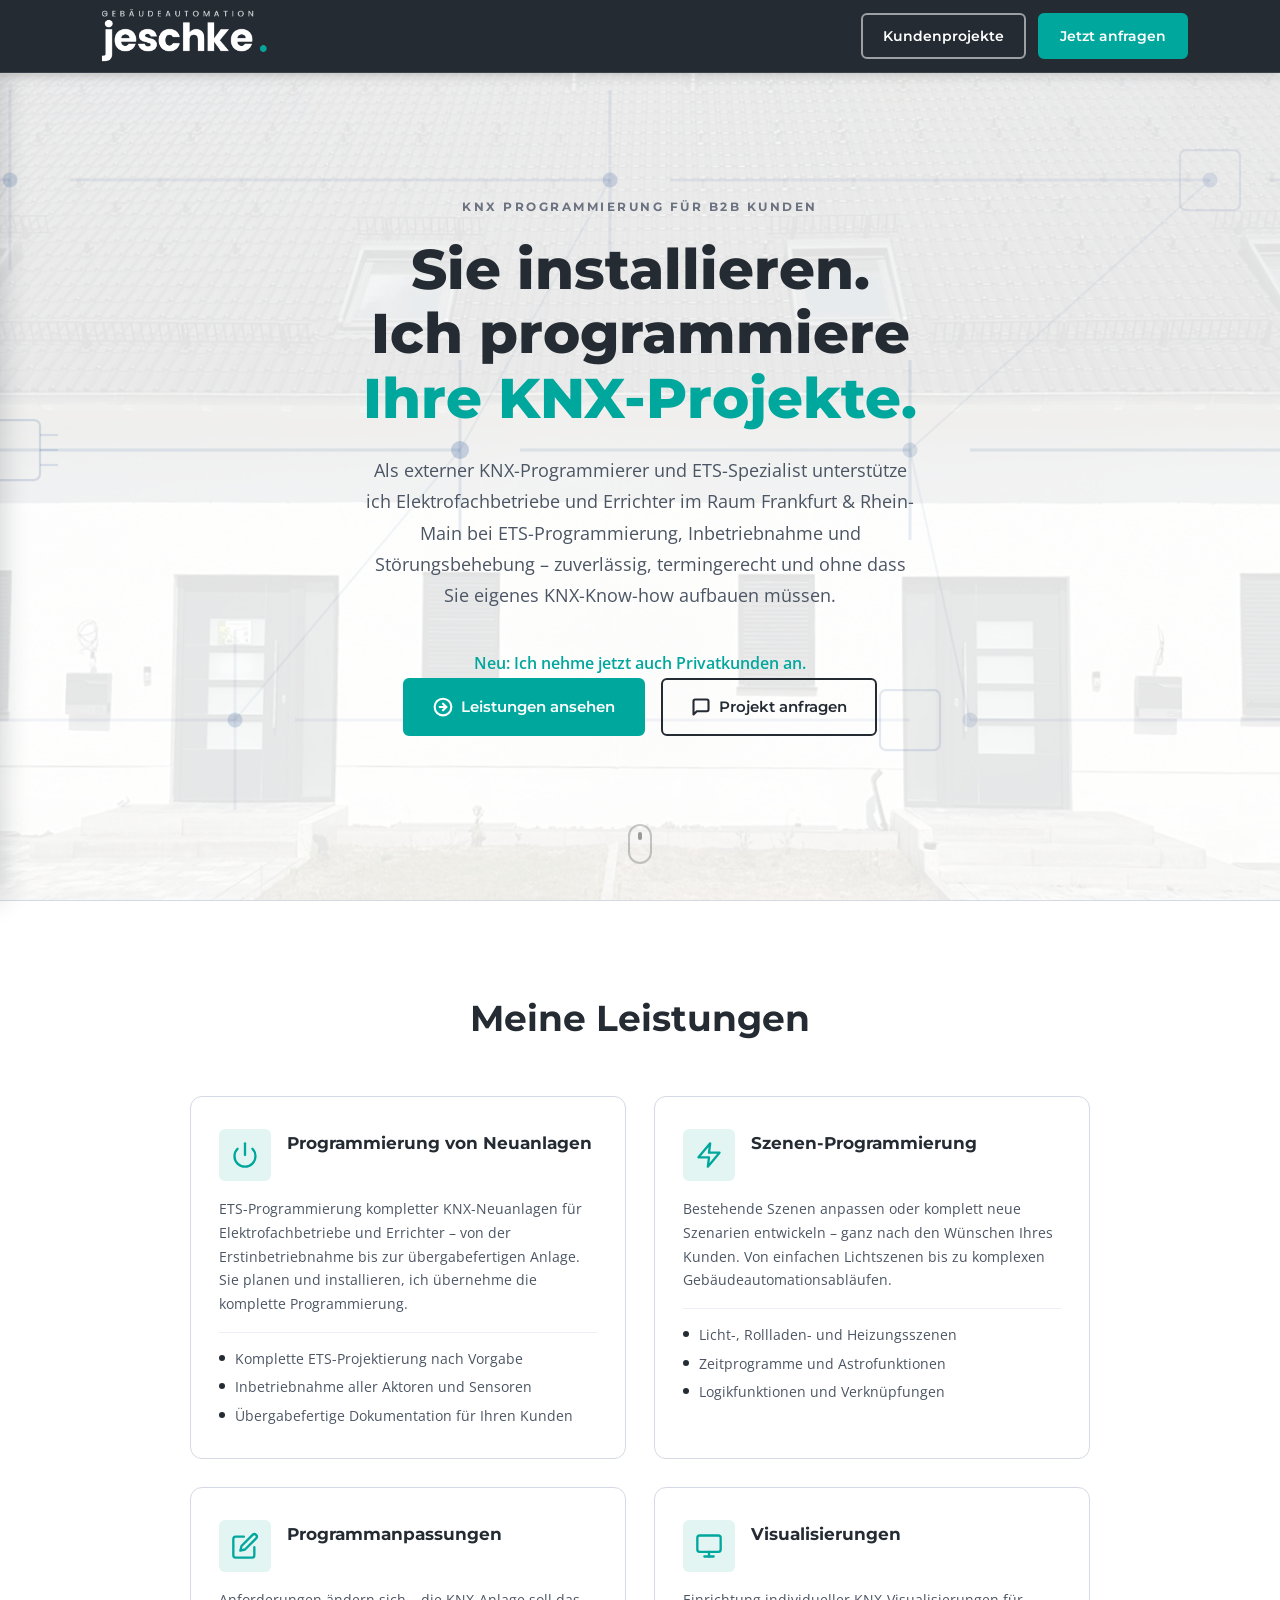
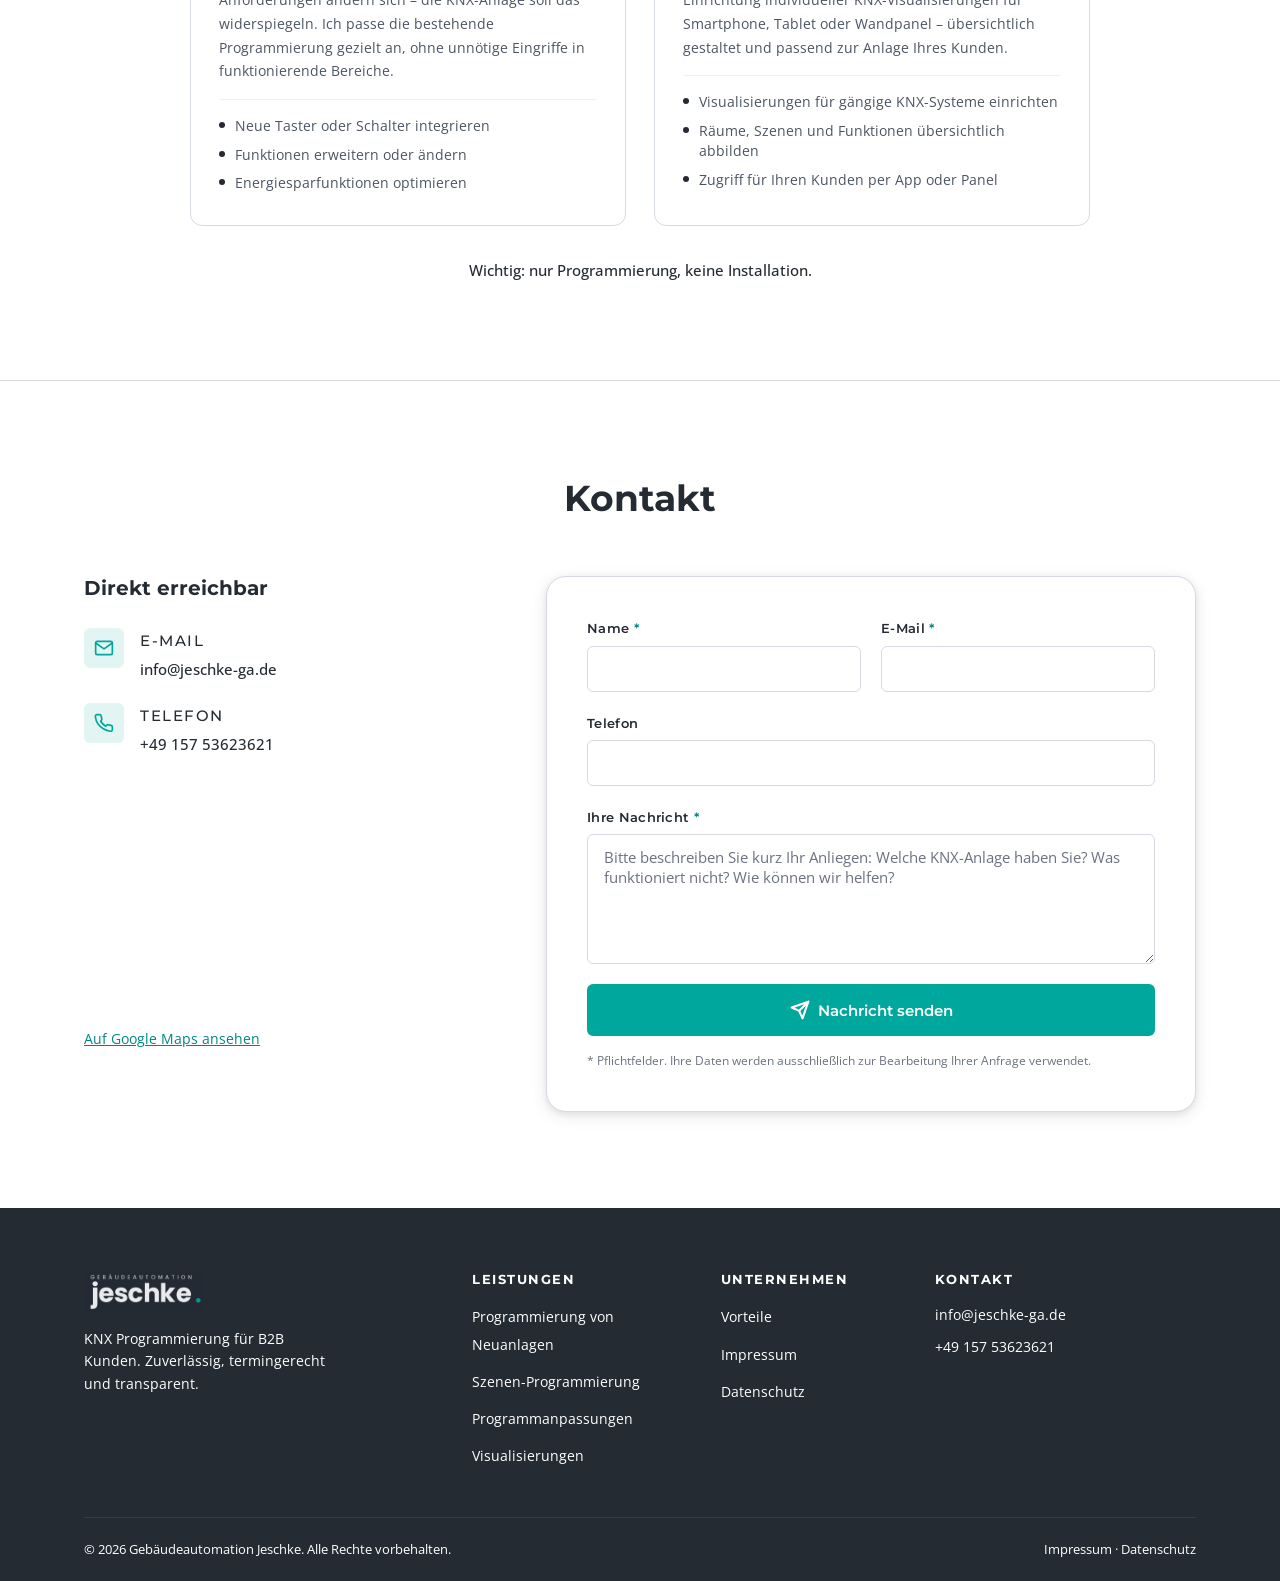
<file: index.html>
<!DOCTYPE html>
<html lang="de">
<head>
    <meta charset="UTF-8">
    <meta name="viewport" content="width=device-width, initial-scale=1.0, viewport-fit=cover">
    <link rel="icon" type="image/png" href="assets/logo-square.png">
    <link rel="apple-touch-icon" href="assets/logo-square.png">
    <title>KNX Programmierung für B2B Kunden · Frankfurt | Gebäudeautomation Jeschke</title>
    <meta name="description" content="KNX Programmierung für B2B Kunden: externer KNX-Programmierer & ETS-Spezialist für Elektrofachbetriebe und Errichter im Raum Frankfurt am Main. Neuanlagen, Szenen-Programmierung, Visualisierung & Programmanpassung. Zuverlässig, termingerecht, transparent.">
    <meta name="keywords" content="KNX Programmierung für B2B Kunden, KNX Programmierer Frankfurt, KNX ETS Programmierer Frankfurt, KNX Spezialist Frankfurt, KNX Programmierung für Elektrofachbetriebe, KNX ETS Programmierung Frankfurt, ETS5 ETS6 Frankfurt, Smart Home KNX Frankfurt, Gebäudeautomation Jeschke Frankfurt, Gebäudeautomation Frankfurt, KNX Programmierung Rhein-Main">
    <meta name="robots" content="index, follow">
    <meta name="theme-color" content="#ffffff">
    <meta name="color-scheme" content="light">
    <link rel="canonical" href="https://jeschke-ga.de/">
    <meta property="og:title" content="KNX Programmierung für B2B Kunden · Frankfurt | Gebäudeautomation Jeschke">
    <meta property="og:description" content="Externer KNX-Programmierer & ETS-Spezialist für Elektrofachbetriebe und Errichter in Frankfurt am Main. Sie installieren, ich programmiere.">
    <meta property="og:type" content="website">
    <meta property="og:url" content="https://jeschke-ga.de/">
    <meta property="og:locale" content="de_DE">
    <script type="application/ld+json">
    {
      "@context": "https://schema.org",
      "@type": "LocalBusiness",
    "name": "Gebäudeautomation Jeschke",
      "description": "KNX Programmierung für B2B Kunden: externer KNX-Programmierer und ETS-Spezialist für Elektrofachbetriebe und Errichter in Frankfurt am Main. Programmierung von Neuanlagen, Szenen-Programmierung, Visualisierung und Programmanpassung.",
      "telephone": "+4915753623621",
      "email": "info@jeschke-ga.de",
      "url": "https://jeschke-ga.de/",
      "address": {
        "@type": "PostalAddress",
        "addressLocality": "Frankfurt am Main",
        "addressRegion": "Hessen",
        "addressCountry": "DE"
      },
      "areaServed": {
        "@type": "GeoCircle",
        "geoMidpoint": {
          "@type": "GeoCoordinates",
          "latitude": 50.1109,
          "longitude": 8.6821
        },
        "geoRadius": "80000"
      },
      "serviceType": [
        "KNX Programmierung für B2B Kunden",
        "KNX Programmierung für Neuanlagen",
        "KNX Szenen-Programmierung",
        "KNX Visualisierung",
        "KNX ETS Programmierung",
        "Gebäudeautomation"
      ],
      "priceRange": "€€",
      "openingHoursSpecification": {
        "@type": "OpeningHoursSpecification",
        "dayOfWeek": ["Monday","Tuesday","Wednesday","Thursday","Friday"],
        "opens": "08:00",
        "closes": "18:00"
      },
      "sameAs": []
    }
    </script>
    <link rel="preconnect" href="https://fonts.googleapis.com">
    <link rel="preconnect" href="https://fonts.gstatic.com" crossorigin>
    <link href="https://fonts.googleapis.com/css2?family=Montserrat:wght@400;600;700;800&family=Open+Sans:wght@400;500;600&display=swap" rel="stylesheet">
    <link rel="stylesheet" href="style.css?v=16">
    <style>
    /* Subtile Hintergrundbilder für die Landing-Page (dezent, professionell) */
    .hero { position: relative; overflow: hidden; }
    .hero::before,
    .hero::after {
        content: "";
        position: absolute;
        inset: 0;
        z-index: 0;
        background-repeat: no-repeat;
        background-size: cover;
        background-position: center;
        pointer-events: none;
        transform: translateZ(0);
    }
    .hero::before {
        background-image: url('assets/zweifamilienhaus-outhman.png');
        opacity: 0.12;
        filter: saturate(0.9) blur(0.6px);
    }
    .hero::after {
        background-image: url('assets/3db602c9-6c4a-48fe-830f-4647250aa746.JPG');
        opacity: 0.05;
        mix-blend-mode: overlay;
    }
    .hero-content { position: relative; z-index: 1; }
    @media (max-width: 800px) {
        .hero::before, .hero::after { display: none; }
    }
    </style>
</head>
<body>

    <!-- NAVIGATION -->
    <nav class="navbar" id="navbar">
        <div class="nav-container">
            <a href="#home" class="nav-logo">
                <img src="assets/Firmenlogo_dunkel.png?v=6" alt="Gebäudeautomation Jeschke">
            </a>
            <div class="nav-actions">
                <a href="kundenprojekte.html" class="nav-btn-ghost">Kundenprojekte</a>
                <a href="#kontakt" class="nav-btn-primary">Jetzt anfragen</a>
            </div>
            <button class="nav-toggle" id="navToggle" aria-label="Menü öffnen" aria-expanded="false">
                <span></span><span></span><span></span>
            </button>
        </div>
    </nav>
    <div class="nav-overlay" id="navOverlay"></div>
    <div class="nav-drawer" id="navDrawer">
        <div class="nav-drawer-header">
            <img src="assets/Logo_hell_v5.png?v=6" alt="Gebäudeautomation Jeschke" class="nav-drawer-logo">
            <button class="nav-drawer-close" id="navClose" aria-label="Menü schließen">✕</button>
        </div>
        <nav class="nav-drawer-links">
            <a href="kundenprojekte.html" class="nav-drawer-link">Kundenprojekte</a>
            <a href="#kontakt" class="nav-drawer-link primary">Jetzt anfragen</a>
        </nav>
    </div>

    <!-- ============================================================
         HERO
    ============================================================ -->
    <section class="hero" id="home">
        <div class="hero-circuit" aria-hidden="true">
            <svg class="circuit-svg" viewBox="0 0 1440 600" preserveAspectRatio="xMidYMid slice" xmlns="http://www.w3.org/2000/svg">
                <line x1="0" y1="120" x2="300" y2="120" stroke="rgba(35,78,144,0.07)" stroke-width="2"/>
                <line x1="340" y1="120" x2="700" y2="120" stroke="rgba(35,78,144,0.07)" stroke-width="2"/>
                <line x1="740" y1="120" x2="1100" y2="120" stroke="rgba(35,78,144,0.07)" stroke-width="2"/>
                <line x1="1140" y1="120" x2="1440" y2="120" stroke="rgba(35,78,144,0.07)" stroke-width="2"/>
                <line x1="0" y1="300" x2="200" y2="300" stroke="rgba(35,78,144,0.1)" stroke-width="2"/>
                <line x1="240" y1="300" x2="600" y2="300" stroke="rgba(35,78,144,0.1)" stroke-width="2"/>
                <line x1="640" y1="300" x2="900" y2="300" stroke="rgba(35,78,144,0.1)" stroke-width="2"/>
                <line x1="940" y1="300" x2="1300" y2="300" stroke="rgba(35,78,144,0.1)" stroke-width="2"/>
                <line x1="1340" y1="300" x2="1440" y2="300" stroke="rgba(35,78,144,0.1)" stroke-width="2"/>
                <line x1="0" y1="480" x2="450" y2="480" stroke="rgba(35,78,144,0.06)" stroke-width="2"/>
                <line x1="490" y1="480" x2="900" y2="480" stroke="rgba(35,78,144,0.06)" stroke-width="2"/>
                <line x1="940" y1="480" x2="1440" y2="480" stroke="rgba(35,78,144,0.06)" stroke-width="2"/>
                <line x1="300" y1="60" x2="300" y2="180" stroke="rgba(35,78,144,0.07)" stroke-width="2"/>
                <line x1="700" y1="60" x2="700" y2="180" stroke="rgba(35,78,144,0.07)" stroke-width="2"/>
                <line x1="200" y1="240" x2="200" y2="360" stroke="rgba(35,78,144,0.1)" stroke-width="2"/>
                <line x1="600" y1="240" x2="600" y2="360" stroke="rgba(35,78,144,0.1)" stroke-width="2"/>
                <line x1="900" y1="240" x2="900" y2="360" stroke="rgba(35,78,144,0.1)" stroke-width="2"/>
                <line x1="450" y1="420" x2="450" y2="540" stroke="rgba(35,78,144,0.06)" stroke-width="2"/>
                <circle cx="300" cy="120" r="5" fill="rgba(35,78,144,0.18)"/>
                <circle cx="700" cy="120" r="5" fill="rgba(35,78,144,0.18)"/>
                <circle cx="1100" cy="120" r="5" fill="rgba(35,78,144,0.12)"/>
                <circle cx="200" cy="300" r="5" fill="rgba(35,78,144,0.22)"/>
                <circle cx="600" cy="300" r="6" fill="rgba(35,78,144,0.22)"/>
                <circle cx="900" cy="300" r="5" fill="rgba(35,78,144,0.15)"/>
                <circle cx="1300" cy="300" r="5" fill="rgba(35,78,144,0.15)"/>
                <circle cx="450" cy="480" r="5" fill="rgba(35,78,144,0.18)"/>
                <circle cx="940" cy="480" r="5" fill="rgba(35,78,144,0.12)"/>
                <line x1="300" y1="120" x2="200" y2="300" stroke="rgba(35,78,144,0.05)" stroke-width="1.5"/>
                <line x1="700" y1="120" x2="600" y2="300" stroke="rgba(35,78,144,0.05)" stroke-width="1.5"/>
                <line x1="1100" y1="120" x2="900" y2="300" stroke="rgba(35,78,144,0.05)" stroke-width="1.5"/>
                <line x1="600" y1="300" x2="450" y2="480" stroke="rgba(35,78,144,0.05)" stroke-width="1.5"/>
                <line x1="900" y1="300" x2="940" y2="480" stroke="rgba(35,78,144,0.05)" stroke-width="1.5"/>
                <rect x="280" y="280" width="40" height="40" rx="4" fill="none" stroke="rgba(35,78,144,0.15)" stroke-width="1.5"/>
                <rect x="880" y="460" width="40" height="40" rx="4" fill="none" stroke="rgba(35,78,144,0.12)" stroke-width="1.5"/>
                <rect x="1080" y="100" width="40" height="40" rx="4" fill="none" stroke="rgba(35,78,144,0.09)" stroke-width="1.5"/>
                <line x1="280" y1="290" x2="268" y2="290" stroke="rgba(35,78,144,0.12)" stroke-width="1.5"/>
                <line x1="280" y1="300" x2="268" y2="300" stroke="rgba(35,78,144,0.12)" stroke-width="1.5"/>
                <line x1="280" y1="310" x2="268" y2="310" stroke="rgba(35,78,144,0.12)" stroke-width="1.5"/>
                <line x1="320" y1="290" x2="332" y2="290" stroke="rgba(35,78,144,0.12)" stroke-width="1.5"/>
                <line x1="320" y1="300" x2="332" y2="300" stroke="rgba(35,78,144,0.12)" stroke-width="1.5"/>
                <line x1="320" y1="310" x2="332" y2="310" stroke="rgba(35,78,144,0.12)" stroke-width="1.5"/>
            </svg>
        </div>
        <div class="hero-content fade-in">
            <p class="hero-eyebrow">KNX Programmierung für B2B Kunden</p>
            <h1>Sie installieren.<br>Ich programmiere<br><span class="hero-accent">Ihre KNX-Projekte.</span></h1>
            <p class="hero-sub">Als externer KNX-Programmierer und ETS-Spezialist unterstütze ich Elektrofachbetriebe und Errichter im Raum Frankfurt &amp; Rhein-Main bei ETS-Programmierung, Inbetriebnahme und Störungsbehebung – zuverlässig, termingerecht und ohne dass Sie eigenes KNX-Know-how aufbauen müssen.</p>
            <p class="hero-note" style="margin-top:0.6rem;font-weight:600;color:var(--accent);">Neu: Ich nehme jetzt auch Privatkunden an.</p>
            <div class="hero-ctas">
                <a href="#leistungen" class="btn btn-primary">
                    <svg width="20" height="20" viewBox="0 0 24 24" fill="none" stroke="currentColor" stroke-width="2.5" stroke-linecap="round" stroke-linejoin="round"><circle cx="12" cy="12" r="10"/><polyline points="12 8 16 12 12 16"/><line x1="8" y1="12" x2="16" y2="12"/></svg>
                    Leistungen ansehen
                </a>
                <a href="#kontakt" class="btn btn-outline">
                    <svg width="20" height="20" viewBox="0 0 24 24" fill="none" stroke="currentColor" stroke-width="2.5" stroke-linecap="round" stroke-linejoin="round"><path d="M21 15a2 2 0 0 1-2 2H7l-4 4V5a2 2 0 0 1 2-2h14a2 2 0 0 1 2 2z"></path></svg>
                    Projekt anfragen
                </a>
            </div>
        </div>
        <div class="hero-scroll-indicator" aria-hidden="true">
            <span></span>
        </div>
    </section>

    <!-- ============================================================
         LEISTUNGEN
    ============================================================ -->
    <section class="services" id="leistungen">
        <div class="container">
            <div class="section-header reveal">
                <h2>Meine Leistungen</h2>
            </div>
            <div class="service-grid">

                <div class="service-card reveal">
                    <div class="service-card-header">
                        <div class="service-icon">
                            <svg width="28" height="28" viewBox="0 0 24 24" fill="none" stroke="currentColor" stroke-width="2" stroke-linecap="round" stroke-linejoin="round"><path d="M12 2v10"/><path d="M18.36 6.64a9 9 0 1 1-12.73 0"/></svg>
                        </div>
                        <h3>Programmierung von Neuanlagen</h3>
                    </div>
                    <p>ETS-Programmierung kompletter KNX-Neuanlagen für Elektrofachbetriebe und Errichter – von der Erstinbetriebnahme bis zur übergabefertigen Anlage. Sie planen und installieren, ich übernehme die komplette Programmierung.</p>
                    <ul class="service-list">
                        <li>Komplette ETS-Projektierung nach Vorgabe</li>
                        <li>Inbetriebnahme aller Aktoren und Sensoren</li>
                        <li>Übergabefertige Dokumentation für Ihren Kunden</li>
                    </ul>
                </div>

                <div class="service-card reveal">
                    <div class="service-card-header">
                        <div class="service-icon">
                            <svg width="28" height="28" viewBox="0 0 24 24" fill="none" stroke="currentColor" stroke-width="2" stroke-linecap="round" stroke-linejoin="round"><polygon points="13 2 3 14 12 14 11 22 21 10 12 10 13 2"/></svg>
                        </div>
                        <h3>Szenen-Programmierung</h3>
                    </div>
                    <p>Bestehende Szenen anpassen oder komplett neue Szenarien entwickeln – ganz nach den Wünschen Ihres Kunden. Von einfachen Lichtszenen bis zu komplexen Gebäudeautomationsabläufen.</p>
                    <ul class="service-list">
                        <li>Licht-, Rollladen- und Heizungsszenen</li>
                        <li>Zeitprogramme und Astrofunktionen</li>
                        <li>Logikfunktionen und Verknüpfungen</li>
                    </ul>
                </div>

                <div class="service-card reveal">
                    <div class="service-card-header">
                        <div class="service-icon">
                            <svg width="28" height="28" viewBox="0 0 24 24" fill="none" stroke="currentColor" stroke-width="2" stroke-linecap="round" stroke-linejoin="round"><path d="M11 4H4a2 2 0 0 0-2 2v14a2 2 0 0 0 2 2h14a2 2 0 0 0 2-2v-7"/><path d="M18.5 2.5a2.121 2.121 0 0 1 3 3L12 15l-4 1 1-4 9.5-9.5z"/></svg>
                        </div>
                        <h3>Programmanpassungen</h3>
                    </div>
                    <p>Anforderungen ändern sich – die KNX-Anlage soll das widerspiegeln. Ich passe die bestehende Programmierung gezielt an, ohne unnötige Eingriffe in funktionierende Bereiche.</p>
                    <ul class="service-list">
                        <li>Neue Taster oder Schalter integrieren</li>
                        <li>Funktionen erweitern oder ändern</li>
                        <li>Energiesparfunktionen optimieren</li>
                    </ul>
                </div>

                <div class="service-card reveal">
                    <div class="service-card-header">
                        <div class="service-icon">
                            <svg width="28" height="28" viewBox="0 0 24 24" fill="none" stroke="currentColor" stroke-width="2" stroke-linecap="round" stroke-linejoin="round"><rect x="2" y="3" width="20" height="14" rx="2"/><line x1="8" y1="21" x2="16" y2="21"/><line x1="12" y1="17" x2="12" y2="21"/></svg>
                        </div>
                        <h3>Visualisierungen</h3>
                    </div>
                    <p>Einrichtung individueller KNX-Visualisierungen für Smartphone, Tablet oder Wandpanel – übersichtlich gestaltet und passend zur Anlage Ihres Kunden.</p>
                    <ul class="service-list">
                        <li>Visualisierungen für gängige KNX-Systeme einrichten</li>
                        <li>Räume, Szenen und Funktionen übersichtlich abbilden</li>
                        <li>Zugriff für Ihren Kunden per App oder Panel</li>
                    </ul>
                </div>

            </div>
            <p class="services-note reveal">Wichtig: nur Programmierung, keine Installation.</p>
        </div>
    </section>


    <!-- ============================================================
         KONTAKT
    ============================================================ -->
    <section class="contact" id="kontakt">
        <div class="container">
            <div class="section-header reveal">
                <h2>Kontakt</h2>
            </div>
            <div class="contact-wrapper reveal">
                <div class="contact-info">
                    <h3>Direkt erreichbar</h3>
                    <ul class="contact-list">
                        <li>
                            <div class="contact-icon">
                                <svg width="20" height="20" viewBox="0 0 24 24" fill="none" stroke="currentColor" stroke-width="2" stroke-linecap="round" stroke-linejoin="round"><path d="M4 4h16c1.1 0 2 .9 2 2v12c0 1.1-.9 2-2 2H4c-1.1 0-2-.9-2-2V6c0-1.1.9-2 2-2z"/><polyline points="22,6 12,13 2,6"/></svg>
                            </div>
                            <div>
                                <span class="contact-label">E-Mail</span>
                                <a href="mailto:info@jeschke-ga.de">info@jeschke-ga.de</a>
                            </div>
                        </li>
                        <li>
                            <div class="contact-icon">
                                <svg width="20" height="20" viewBox="0 0 24 24" fill="none" stroke="currentColor" stroke-width="2" stroke-linecap="round" stroke-linejoin="round"><path d="M22 16.92v3a2 2 0 0 1-2.18 2 19.79 19.79 0 0 1-8.63-3.07A19.5 19.5 0 0 1 4.69 13a19.79 19.79 0 0 1-3.07-8.67A2 2 0 0 1 3.6 2h3a2 2 0 0 1 2 1.72 12.84 12.84 0 0 0 .7 2.81 2 2 0 0 1-.45 2.11L8.09 9.91a16 16 0 0 0 6 6l1.27-1.27a2 2 0 0 1 2.11-.45 12.84 12.84 0 0 0 2.81.7A2 2 0 0 1 22 16.92z"/></svg>
                            </div>
                            <div>
                                <span class="contact-label">Telefon</span>
                                <a href="tel:+4915753623621">+49 157 53623621</a>
                            </div>
                        </li>
                    </ul>
                    <div class="contact-map">
                        <iframe
                            src="https://maps.google.com/maps?q=KNX+Consulting+Jeschke&output=embed&z=9"
                            width="100%"
                            height="220"
                            style="border:0; border-radius: 12px;"
                            allowfullscreen=""
                            loading="lazy"
                            referrerpolicy="no-referrer-when-downgrade"
                            title="Tätigkeitsgebiet Raum Frankfurt am Main">
                        </iframe>
                        <a href="https://maps.app.goo.gl/k1JLEGsHiykRSyze8" target="_blank" rel="noopener" class="contact-map-link">Auf Google Maps ansehen</a>
                    </div>
                </div>
                <form class="contact-form" id="contactForm" action="https://formspree.io/f/xgobpqkr" method="POST">
                    <input type="hidden" name="_subject" value="KNX Anfrage über Website">
                    <div class="form-row">
                        <div class="form-group">
                            <label for="name">Name <span class="required">*</span></label>
                            <input type="text" id="name" name="name" required autocomplete="name">
                        </div>
                        <div class="form-group">
                            <label for="email">E-Mail <span class="required">*</span></label>
                            <input type="email" id="email" name="email" required autocomplete="email">
                        </div>
                    </div>
                    <div class="form-group">
                        <label for="phone">Telefon</label>
                        <input type="tel" id="phone" name="phone" autocomplete="tel">
                    </div>
                    <div class="form-group">
                        <label for="message">Ihre Nachricht <span class="required">*</span></label>
                        <textarea id="message" name="message" rows="5" placeholder="Bitte beschreiben Sie kurz Ihr Anliegen: Welche KNX-Anlage haben Sie? Was funktioniert nicht? Wie können wir helfen?" required></textarea>
                    </div>
                    <button type="submit" class="btn btn-primary btn-full">
                        <svg width="20" height="20" viewBox="0 0 24 24" fill="none" stroke="currentColor" stroke-width="2.5" stroke-linecap="round" stroke-linejoin="round"><line x1="22" y1="2" x2="11" y2="13"/><polygon points="22 2 15 22 11 13 2 9 22 2"/></svg>
                        Nachricht senden
                    </button>
                    <p class="form-hint">* Pflichtfelder. Ihre Daten werden ausschließlich zur Bearbeitung Ihrer Anfrage verwendet.</p>
                </form>
            </div>
        </div>
    </section>

    <!-- ============================================================
         FOOTER
    ============================================================ -->
    <footer class="footer">
        <div class="container">
            <div class="footer-grid">
                <div class="footer-brand">
                    <img src="assets/Firmenlogo_dunkel.png?v=6" alt="Gebäudeautomation Jeschke" class="footer-logo">
                    <p>KNX Programmierung für B2B Kunden. Zuverlässig, termingerecht und transparent.</p>
                </div>
                <div class="footer-links">
                    <h4>Leistungen</h4>
                    <ul>
                        <li><a href="#leistungen">Programmierung von Neuanlagen</a></li>
                        <li><a href="#leistungen">Szenen-Programmierung</a></li>
                        <li><a href="#leistungen">Programmanpassungen</a></li>
                        <li><a href="#leistungen">Visualisierungen</a></li>
                    </ul>
                </div>
                <div class="footer-links">
                    <h4>Unternehmen</h4>
                    <ul>
                        <li><a href="#vorteile">Vorteile</a></li>
                        <li><a href="impressum.html">Impressum</a></li>
                        <li><a href="datenschutz.html">Datenschutz</a></li>
                    </ul>
                </div>
                <div class="footer-contact">
                    <h4>Kontakt</h4>
                    <p><a href="mailto:info@jeschke-ga.de">info@jeschke-ga.de</a></p>
                    <p><a href="tel:+4915753623621">+49 157 53623621</a></p>
                </div>
            </div>
            <div class="footer-bottom">
                <p>&copy; <span id="year"></span> Gebäudeautomation Jeschke. Alle Rechte vorbehalten.</p>
                <p class="footer-legal"><a href="impressum.html">Impressum</a> · <a href="datenschutz.html">Datenschutz</a></p>
            </div>
        </div>
    </footer>

    <script src="script.js"></script>
</body>
</html>
</file>
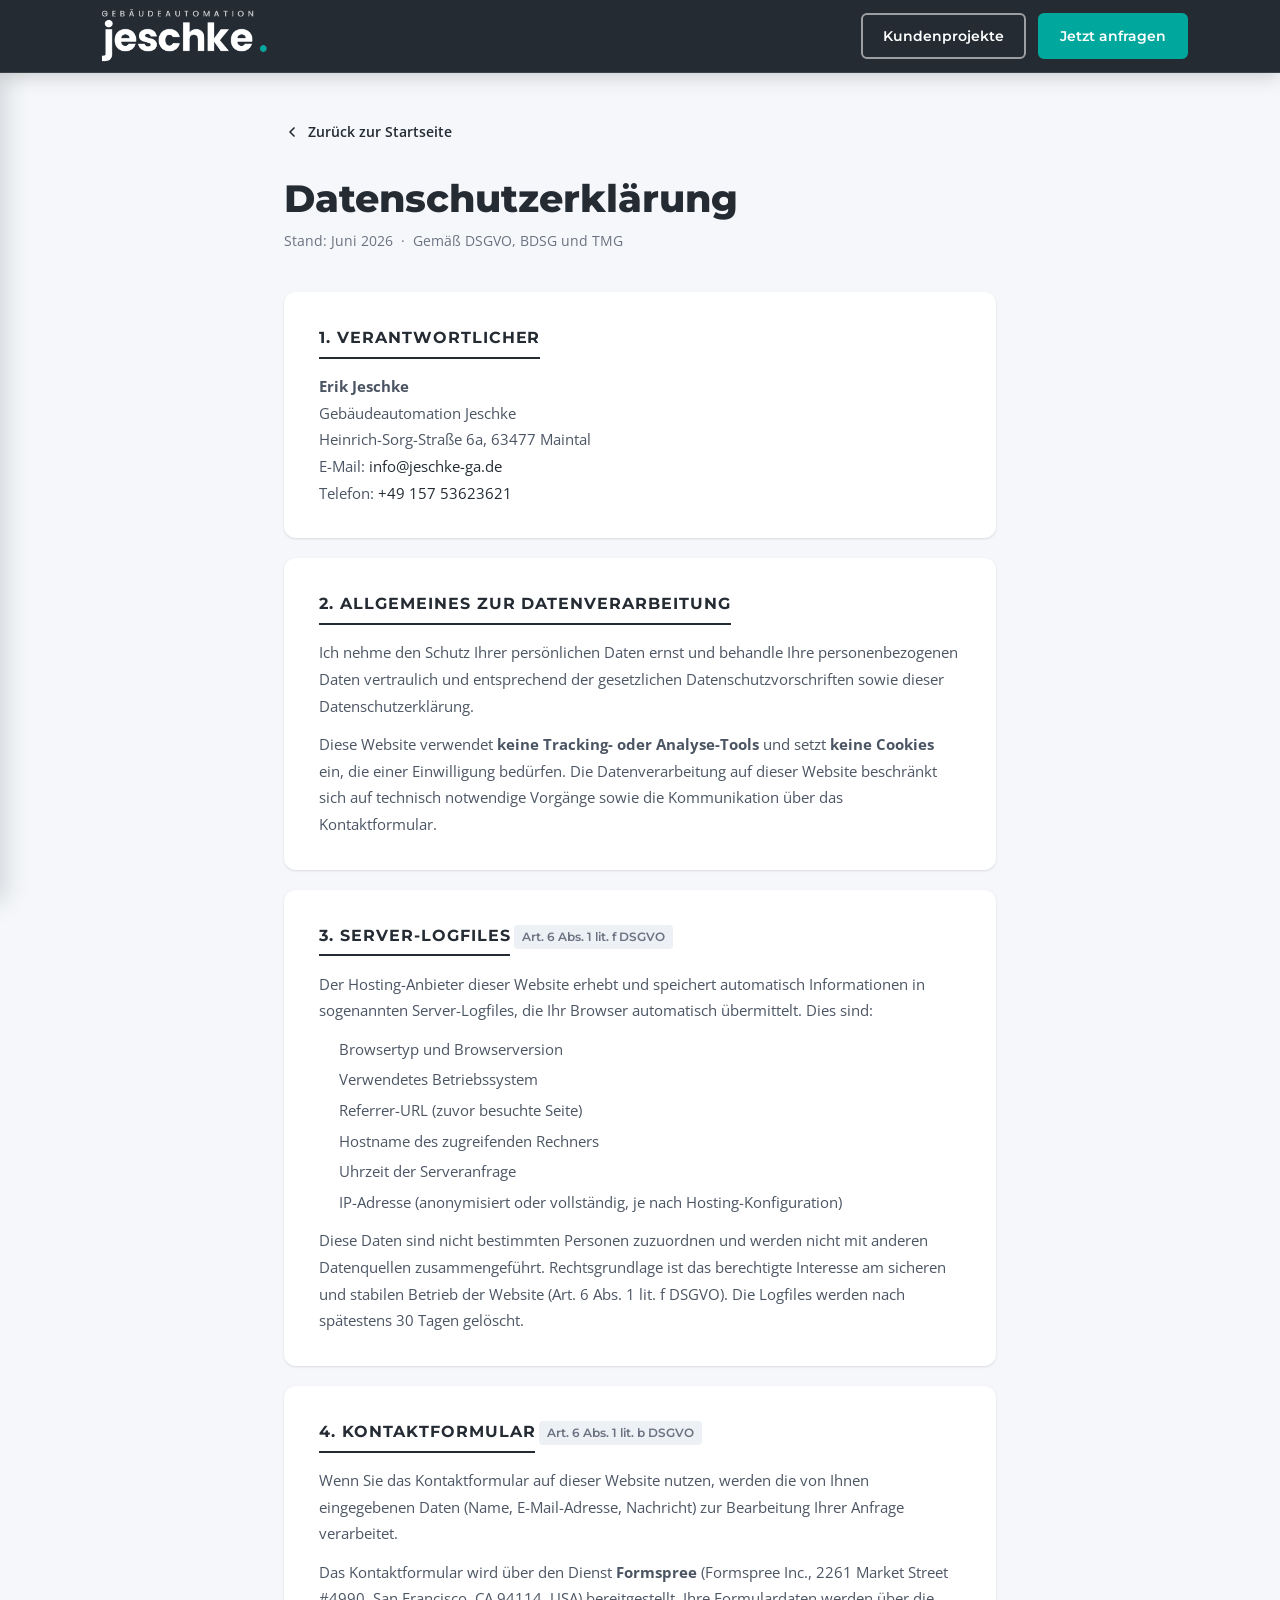
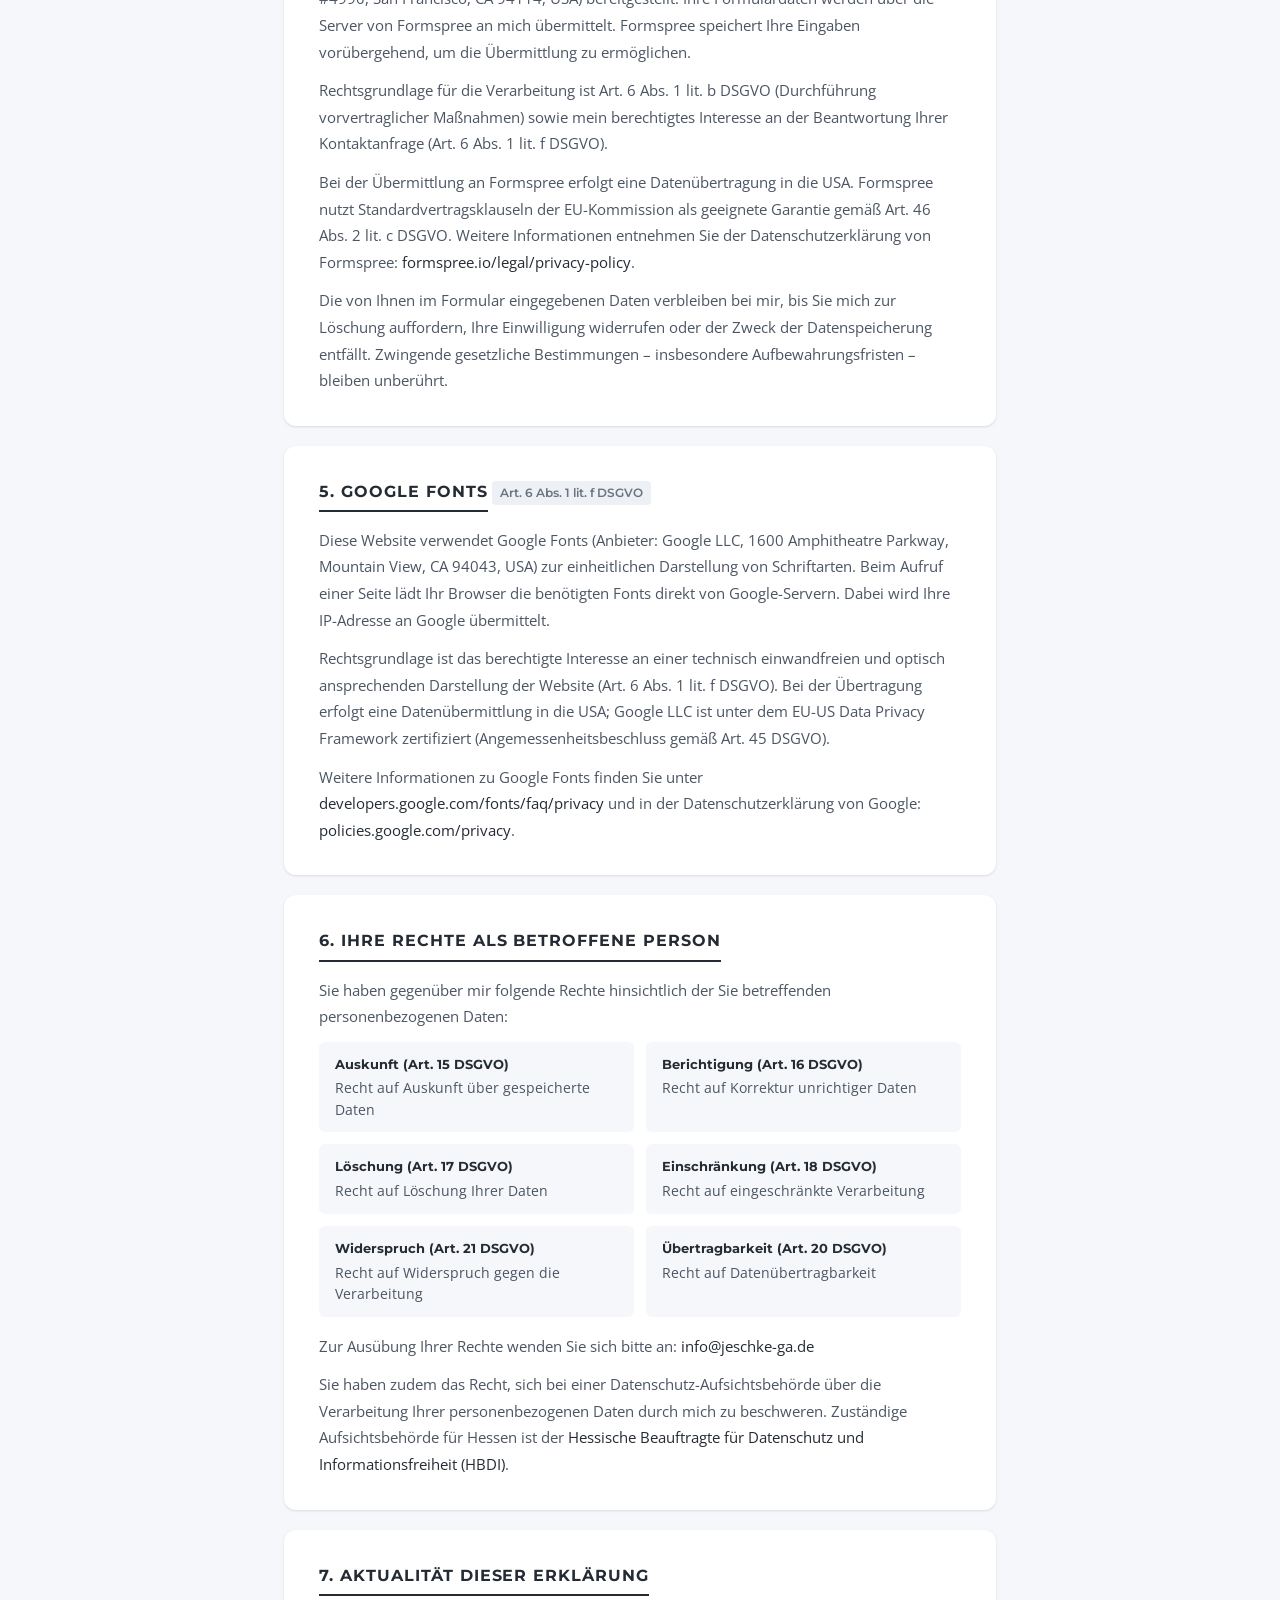
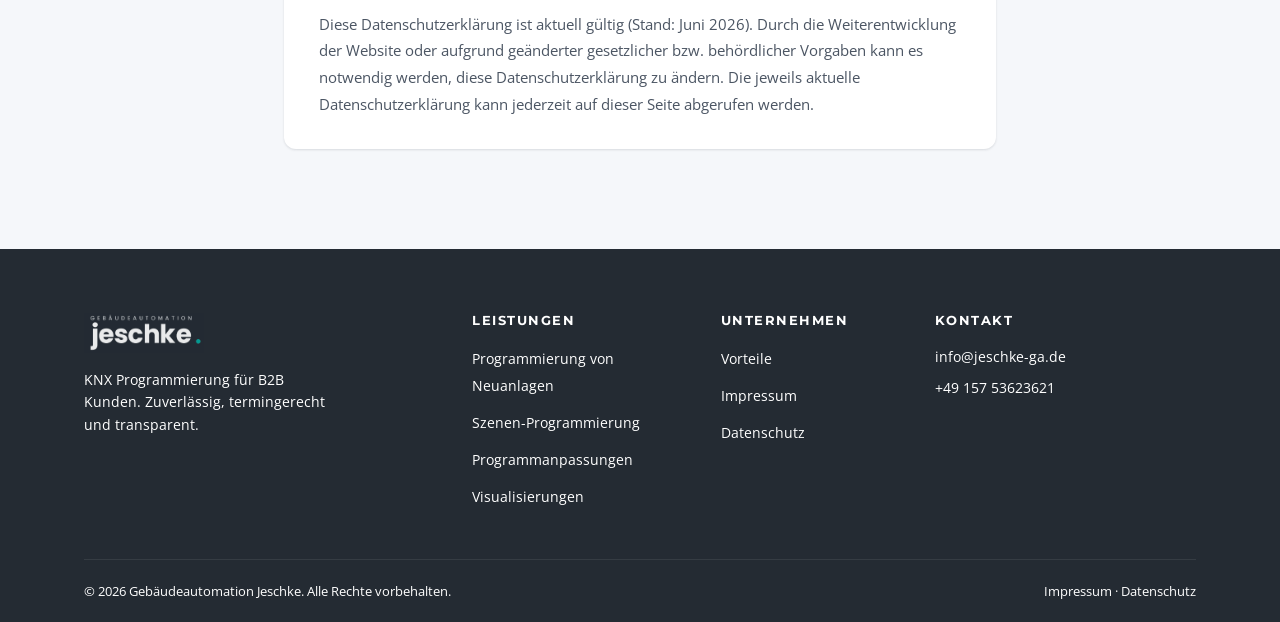
<file: datenschutz.html>
<!DOCTYPE html>
<html lang="de">
<head>
    <meta charset="UTF-8">
    <meta name="viewport" content="width=device-width, initial-scale=1.0">
    <link rel="icon" type="image/png" href="assets/logo-square.png">
    <link rel="apple-touch-icon" href="assets/logo-square.png">
    <title>Datenschutzerklärung | Gebäudeautomation Jeschke</title>
    <meta name="description" content="Datenschutzerklärung von Gebäudeautomation Jeschke gemäß DSGVO.">
    <meta name="robots" content="noindex, follow">
    <meta name="theme-color" content="#ffffff">
    <meta name="color-scheme" content="light">
    <link rel="canonical" href="https://jeschke-ga.de/datenschutz.html">
    <link rel="preconnect" href="https://fonts.googleapis.com">
    <link rel="preconnect" href="https://fonts.gstatic.com" crossorigin>
    <link href="https://fonts.googleapis.com/css2?family=Montserrat:wght@400;600;700;800&family=Open+Sans:wght@400;500;600&display=swap" rel="stylesheet">
    <link rel="stylesheet" href="style.css?v=16">
    <style>
        .legal-page {
            padding: 120px 0 80px;
            min-height: 70vh;
            background: var(--gray-50);
        }
        .legal-page .container {
            max-width: 760px;
        }
        .legal-page h1 {
            font-family: 'Montserrat', sans-serif;
            font-size: clamp(1.8rem, 4vw, 2.4rem);
            font-weight: 800;
            color: var(--navy);
            margin-bottom: 0.4rem;
        }
        .legal-page .legal-updated {
            font-size: 0.85rem;
            color: var(--text-light);
            margin-bottom: 2.5rem;
        }
        .legal-section {
            background: var(--white);
            border-radius: var(--radius-md);
            padding: 2rem 2.2rem;
            margin-bottom: 1.25rem;
            box-shadow: var(--shadow-sm);
        }
        .legal-section h2 {
            font-family: 'Montserrat', sans-serif;
            font-size: 1rem;
            font-weight: 700;
            color: var(--navy);
            text-transform: uppercase;
            letter-spacing: 0.06em;
            margin-bottom: 0.9rem;
            padding-bottom: 0.6rem;
            border-bottom: 2px solid var(--navy);
            display: inline-block;
        }
        .legal-section p {
            font-size: 0.95rem;
            color: var(--text-body);
            line-height: 1.75;
            margin-bottom: 0.75rem;
        }
        .legal-section p:last-child {
            margin-bottom: 0;
        }
        .legal-section ul {
            margin: 0.5rem 0 0.75rem 1.25rem;
            font-size: 0.95rem;
            color: var(--text-body);
            line-height: 1.75;
        }
        .legal-section ul li {
            margin-bottom: 0.25rem;
        }
        .legal-section a {
            color: var(--navy);
            text-decoration: none;
        }
        .legal-section a:hover {
            text-decoration: underline;
        }
        .legal-section .tag {
            display: inline-block;
            font-size: 0.75rem;
            font-weight: 600;
            font-family: 'Montserrat', sans-serif;
            background: var(--gray-100);
            color: var(--text-light);
            border-radius: 4px;
            padding: 2px 8px;
            margin-bottom: 0.6rem;
        }
        .legal-section .tag.green {
            background: rgba(35,78,144,0.08);
            color: var(--navy);
        }
        .legal-back {
            display: inline-flex;
            align-items: center;
            gap: 0.5rem;
            margin-bottom: 2rem;
            font-size: 0.9rem;
            font-weight: 600;
            color: var(--navy);
            text-decoration: none;
            transition: var(--transition);
        }
        .legal-back:hover {
            color: var(--navy-mid);
        }
        .rights-grid {
            display: grid;
            grid-template-columns: repeat(auto-fit, minmax(220px, 1fr));
            gap: 0.75rem;
            margin-top: 0.5rem;
        }
        .right-item {
            background: var(--gray-50);
            border-radius: var(--radius-sm);
            padding: 0.8rem 1rem;
            font-size: 0.88rem;
            color: var(--text-body);
            line-height: 1.5;
        }
        .right-item strong {
            display: block;
            color: var(--navy);
            font-family: 'Montserrat', sans-serif;
            font-size: 0.82rem;
            margin-bottom: 0.2rem;
        }
    </style>
</head>
<body>

    <!-- NAVIGATION -->
    <nav class="navbar scrolled" id="navbar">
        <div class="nav-container">
            <a href="index.html" class="nav-logo">
                <img src="assets/Firmenlogo_dunkel.png?v=6" alt="Gebäudeautomation Jeschke">
            </a>
            <div class="nav-actions">
                <a href="kundenprojekte.html" class="nav-btn-ghost">Kundenprojekte</a>
                <a href="index.html#kontakt" class="nav-btn-primary">Jetzt anfragen</a>
            </div>
            <button class="nav-toggle" id="navToggle" aria-label="Menü öffnen" aria-expanded="false">
                <span></span><span></span><span></span>
            </button>
        </div>
    </nav>
    <div class="nav-overlay" id="navOverlay"></div>
    <div class="nav-drawer" id="navDrawer">
        <div class="nav-drawer-header">
            <img src="assets/Logo_hell_v5.png?v=6" alt="Gebäudeautomation Jeschke" class="nav-drawer-logo">
            <button class="nav-drawer-close" id="navClose" aria-label="Menü schließen">✕</button>
        </div>
        <nav class="nav-drawer-links">
            <a href="kundenprojekte.html" class="nav-drawer-link">Kundenprojekte</a>
            <a href="index.html#kontakt" class="nav-drawer-link primary">Jetzt anfragen</a>
        </nav>
    </div>

    <main class="legal-page">
        <div class="container">

            <a href="index.html" class="legal-back">
                <svg width="16" height="16" viewBox="0 0 24 24" fill="none" stroke="currentColor" stroke-width="2.5" stroke-linecap="round" stroke-linejoin="round"><polyline points="15 18 9 12 15 6"/></svg>
                Zurück zur Startseite
            </a>

            <h1>Datenschutzerklärung</h1>
            <p class="legal-updated">Stand: Juni 2026 &nbsp;·&nbsp; Gemäß DSGVO, BDSG und TMG</p>

            <!-- 1. Verantwortlicher -->
            <div class="legal-section">
                <h2>1. Verantwortlicher</h2>
                <p>
                    <strong>Erik Jeschke</strong><br>
                    Gebäudeautomation Jeschke<br>
                    Heinrich-Sorg-Straße 6a, 63477 Maintal<br>
                    E-Mail: <a href="mailto:info@jeschke-ga.de">info@jeschke-ga.de</a><br>
                    Telefon: <a href="tel:+4915753623621">+49 157 53623621</a>
                </p>
            </div>

            <!-- 2. Allgemeines -->
            <div class="legal-section">
                <h2>2. Allgemeines zur Datenverarbeitung</h2>
                <p>Ich nehme den Schutz Ihrer persönlichen Daten ernst und behandle Ihre personenbezogenen Daten vertraulich und entsprechend der gesetzlichen Datenschutzvorschriften sowie dieser Datenschutzerklärung.</p>
                <p>Diese Website verwendet <strong>keine Tracking- oder Analyse-Tools</strong> und setzt <strong>keine Cookies</strong> ein, die einer Einwilligung bedürfen. Die Datenverarbeitung auf dieser Website beschränkt sich auf technisch notwendige Vorgänge sowie die Kommunikation über das Kontaktformular.</p>
            </div>

            <!-- 3. Server-Logfiles -->
            <div class="legal-section">
                <h2>3. Server-Logfiles</h2>
                <span class="tag">Art. 6 Abs. 1 lit. f DSGVO</span>
                <p>Der Hosting-Anbieter dieser Website erhebt und speichert automatisch Informationen in sogenannten Server-Logfiles, die Ihr Browser automatisch übermittelt. Dies sind:</p>
                <ul>
                    <li>Browsertyp und Browserversion</li>
                    <li>Verwendetes Betriebssystem</li>
                    <li>Referrer-URL (zuvor besuchte Seite)</li>
                    <li>Hostname des zugreifenden Rechners</li>
                    <li>Uhrzeit der Serveranfrage</li>
                    <li>IP-Adresse (anonymisiert oder vollständig, je nach Hosting-Konfiguration)</li>
                </ul>
                <p>Diese Daten sind nicht bestimmten Personen zuzuordnen und werden nicht mit anderen Datenquellen zusammengeführt. Rechtsgrundlage ist das berechtigte Interesse am sicheren und stabilen Betrieb der Website (Art. 6 Abs. 1 lit. f DSGVO). Die Logfiles werden nach spätestens 30 Tagen gelöscht.</p>
            </div>

            <!-- 4. Kontaktformular (Formspree) -->
            <div class="legal-section">
                <h2>4. Kontaktformular</h2>
                <span class="tag">Art. 6 Abs. 1 lit. b DSGVO</span>
                <p>Wenn Sie das Kontaktformular auf dieser Website nutzen, werden die von Ihnen eingegebenen Daten (Name, E-Mail-Adresse, Nachricht) zur Bearbeitung Ihrer Anfrage verarbeitet.</p>
                <p>Das Kontaktformular wird über den Dienst <strong>Formspree</strong> (Formspree Inc., 2261 Market Street #4990, San Francisco, CA 94114, USA) bereitgestellt. Ihre Formulardaten werden über die Server von Formspree an mich übermittelt. Formspree speichert Ihre Eingaben vorübergehend, um die Übermittlung zu ermöglichen.</p>
                <p>Rechtsgrundlage für die Verarbeitung ist Art. 6 Abs. 1 lit. b DSGVO (Durchführung vorvertraglicher Maßnahmen) sowie mein berechtigtes Interesse an der Beantwortung Ihrer Kontaktanfrage (Art. 6 Abs. 1 lit. f DSGVO).</p>
                <p>Bei der Übermittlung an Formspree erfolgt eine Datenübertragung in die USA. Formspree nutzt Standardvertragsklauseln der EU-Kommission als geeignete Garantie gemäß Art. 46 Abs. 2 lit. c DSGVO. Weitere Informationen entnehmen Sie der Datenschutzerklärung von Formspree: <a href="https://formspree.io/legal/privacy-policy" target="_blank" rel="noopener noreferrer">formspree.io/legal/privacy-policy</a>.</p>
                <p>Die von Ihnen im Formular eingegebenen Daten verbleiben bei mir, bis Sie mich zur Löschung auffordern, Ihre Einwilligung widerrufen oder der Zweck der Datenspeicherung entfällt. Zwingende gesetzliche Bestimmungen – insbesondere Aufbewahrungsfristen – bleiben unberührt.</p>
            </div>

            <!-- 5. Google Fonts -->
            <div class="legal-section">
                <h2>5. Google Fonts</h2>
                <span class="tag">Art. 6 Abs. 1 lit. f DSGVO</span>
                <p>Diese Website verwendet Google Fonts (Anbieter: Google LLC, 1600 Amphitheatre Parkway, Mountain View, CA 94043, USA) zur einheitlichen Darstellung von Schriftarten. Beim Aufruf einer Seite lädt Ihr Browser die benötigten Fonts direkt von Google-Servern. Dabei wird Ihre IP-Adresse an Google übermittelt.</p>
                <p>Rechtsgrundlage ist das berechtigte Interesse an einer technisch einwandfreien und optisch ansprechenden Darstellung der Website (Art. 6 Abs. 1 lit. f DSGVO). Bei der Übertragung erfolgt eine Datenübermittlung in die USA; Google LLC ist unter dem EU-US Data Privacy Framework zertifiziert (Angemessenheitsbeschluss gemäß Art. 45 DSGVO).</p>
                <p>Weitere Informationen zu Google Fonts finden Sie unter <a href="https://developers.google.com/fonts/faq/privacy" target="_blank" rel="noopener noreferrer">developers.google.com/fonts/faq/privacy</a> und in der Datenschutzerklärung von Google: <a href="https://policies.google.com/privacy" target="_blank" rel="noopener noreferrer">policies.google.com/privacy</a>.</p>
            </div>

            <!-- 6. Ihre Rechte -->
            <div class="legal-section">
                <h2>6. Ihre Rechte als betroffene Person</h2>
                <p>Sie haben gegenüber mir folgende Rechte hinsichtlich der Sie betreffenden personenbezogenen Daten:</p>
                <div class="rights-grid">
                    <div class="right-item">
                        <strong>Auskunft (Art. 15 DSGVO)</strong>
                        Recht auf Auskunft über gespeicherte Daten
                    </div>
                    <div class="right-item">
                        <strong>Berichtigung (Art. 16 DSGVO)</strong>
                        Recht auf Korrektur unrichtiger Daten
                    </div>
                    <div class="right-item">
                        <strong>Löschung (Art. 17 DSGVO)</strong>
                        Recht auf Löschung Ihrer Daten
                    </div>
                    <div class="right-item">
                        <strong>Einschränkung (Art. 18 DSGVO)</strong>
                        Recht auf eingeschränkte Verarbeitung
                    </div>
                    <div class="right-item">
                        <strong>Widerspruch (Art. 21 DSGVO)</strong>
                        Recht auf Widerspruch gegen die Verarbeitung
                    </div>
                    <div class="right-item">
                        <strong>Übertragbarkeit (Art. 20 DSGVO)</strong>
                        Recht auf Datenübertragbarkeit
                    </div>
                </div>
                <p style="margin-top: 1rem;">Zur Ausübung Ihrer Rechte wenden Sie sich bitte an: <a href="mailto:info@jeschke-ga.de">info@jeschke-ga.de</a></p>
                <p>Sie haben zudem das Recht, sich bei einer Datenschutz-Aufsichtsbehörde über die Verarbeitung Ihrer personenbezogenen Daten durch mich zu beschweren. Zuständige Aufsichtsbehörde für Hessen ist der <a href="https://datenschutz.hessen.de" target="_blank" rel="noopener noreferrer">Hessische Beauftragte für Datenschutz und Informationsfreiheit (HBDI)</a>.</p>
            </div>

            <!-- 7. Aktualität -->
            <div class="legal-section">
                <h2>7. Aktualität dieser Erklärung</h2>
                <p>Diese Datenschutzerklärung ist aktuell gültig (Stand: Juni 2026). Durch die Weiterentwicklung der Website oder aufgrund geänderter gesetzlicher bzw. behördlicher Vorgaben kann es notwendig werden, diese Datenschutzerklärung zu ändern. Die jeweils aktuelle Datenschutzerklärung kann jederzeit auf dieser Seite abgerufen werden.</p>
            </div>

        </div>
    </main>

    <!-- FOOTER -->
    <footer class="footer">
        <div class="container">
            <div class="footer-grid">
                <div class="footer-brand">
                    <img src="assets/Firmenlogo_dunkel.png?v=6" alt="Gebäudeautomation Jeschke" class="footer-logo">
                    <p>KNX Programmierung für B2B Kunden. Zuverlässig, termingerecht und transparent.</p>
                </div>
                <div class="footer-links">
                    <h4>Leistungen</h4>
                    <ul>
                        <li><a href="index.html#leistungen">Programmierung von Neuanlagen</a></li>
                        <li><a href="index.html#leistungen">Szenen-Programmierung</a></li>
                        <li><a href="index.html#leistungen">Programmanpassungen</a></li>
                        <li><a href="index.html#leistungen">Visualisierungen</a></li>
                    </ul>
                </div>
                <div class="footer-links">
                    <h4>Unternehmen</h4>
                    <ul>
                        <li><a href="index.html#vorteile">Vorteile</a></li>
                        <li><a href="impressum.html">Impressum</a></li>
                        <li><a href="datenschutz.html">Datenschutz</a></li>
                    </ul>
                </div>
                <div class="footer-contact">
                    <h4>Kontakt</h4>
                    <p><a href="mailto:info@jeschke-ga.de">info@jeschke-ga.de</a></p>
                    <p><a href="tel:+4915753623621">+49 157 53623621</a></p>
                </div>
            </div>
            <div class="footer-bottom">
                <p>&copy; <span id="year"></span> Gebäudeautomation Jeschke. Alle Rechte vorbehalten.</p>
                <p class="footer-legal"><a href="impressum.html">Impressum</a> · <a href="datenschutz.html">Datenschutz</a></p>
            </div>
        </div>
    </footer>

    <script>
        document.getElementById('year').textContent = new Date().getFullYear();

        const navToggle = document.getElementById('navToggle');
        const navLinks = document.getElementById('navLinks');
        if (navToggle && navLinks) {
            navToggle.addEventListener('click', () => {
                const isOpen = navLinks.classList.toggle('open');
                navToggle.setAttribute('aria-expanded', isOpen);
            });
        }
    </script>
</body>
</html>
</file>
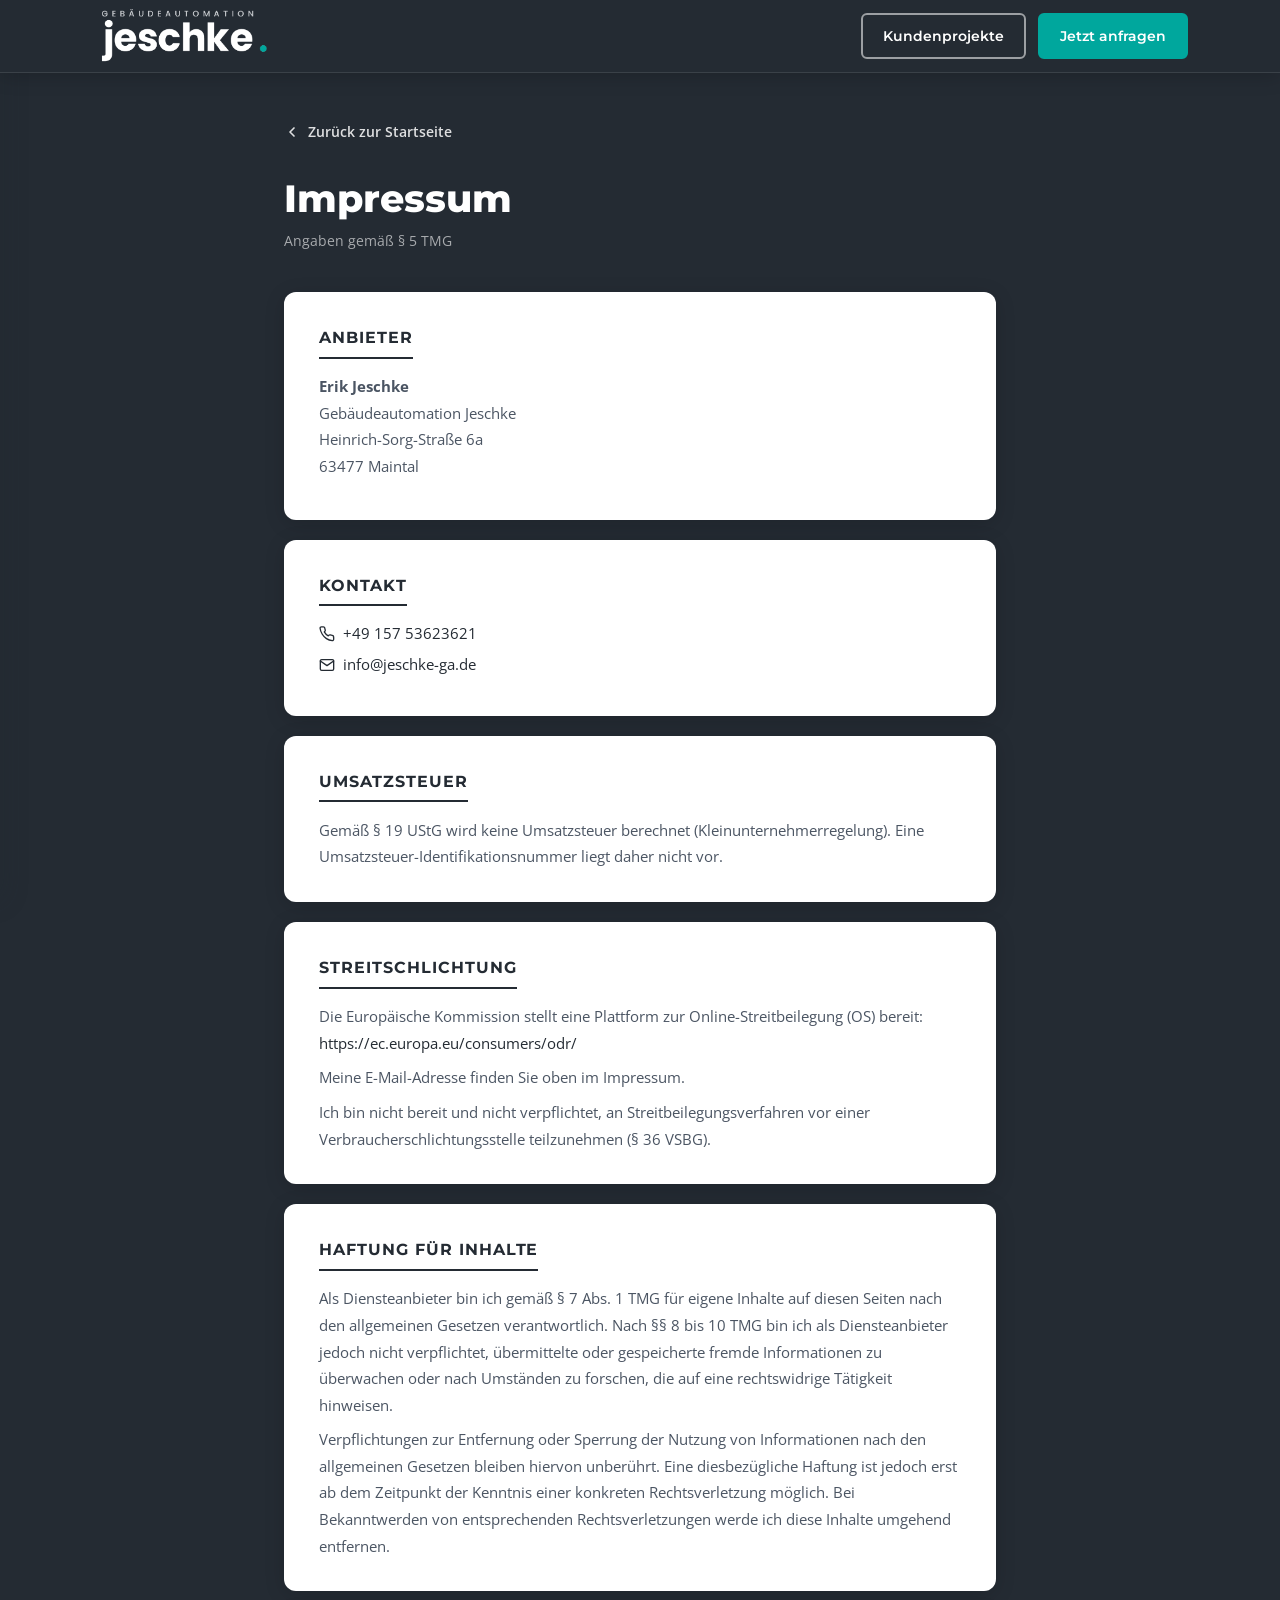
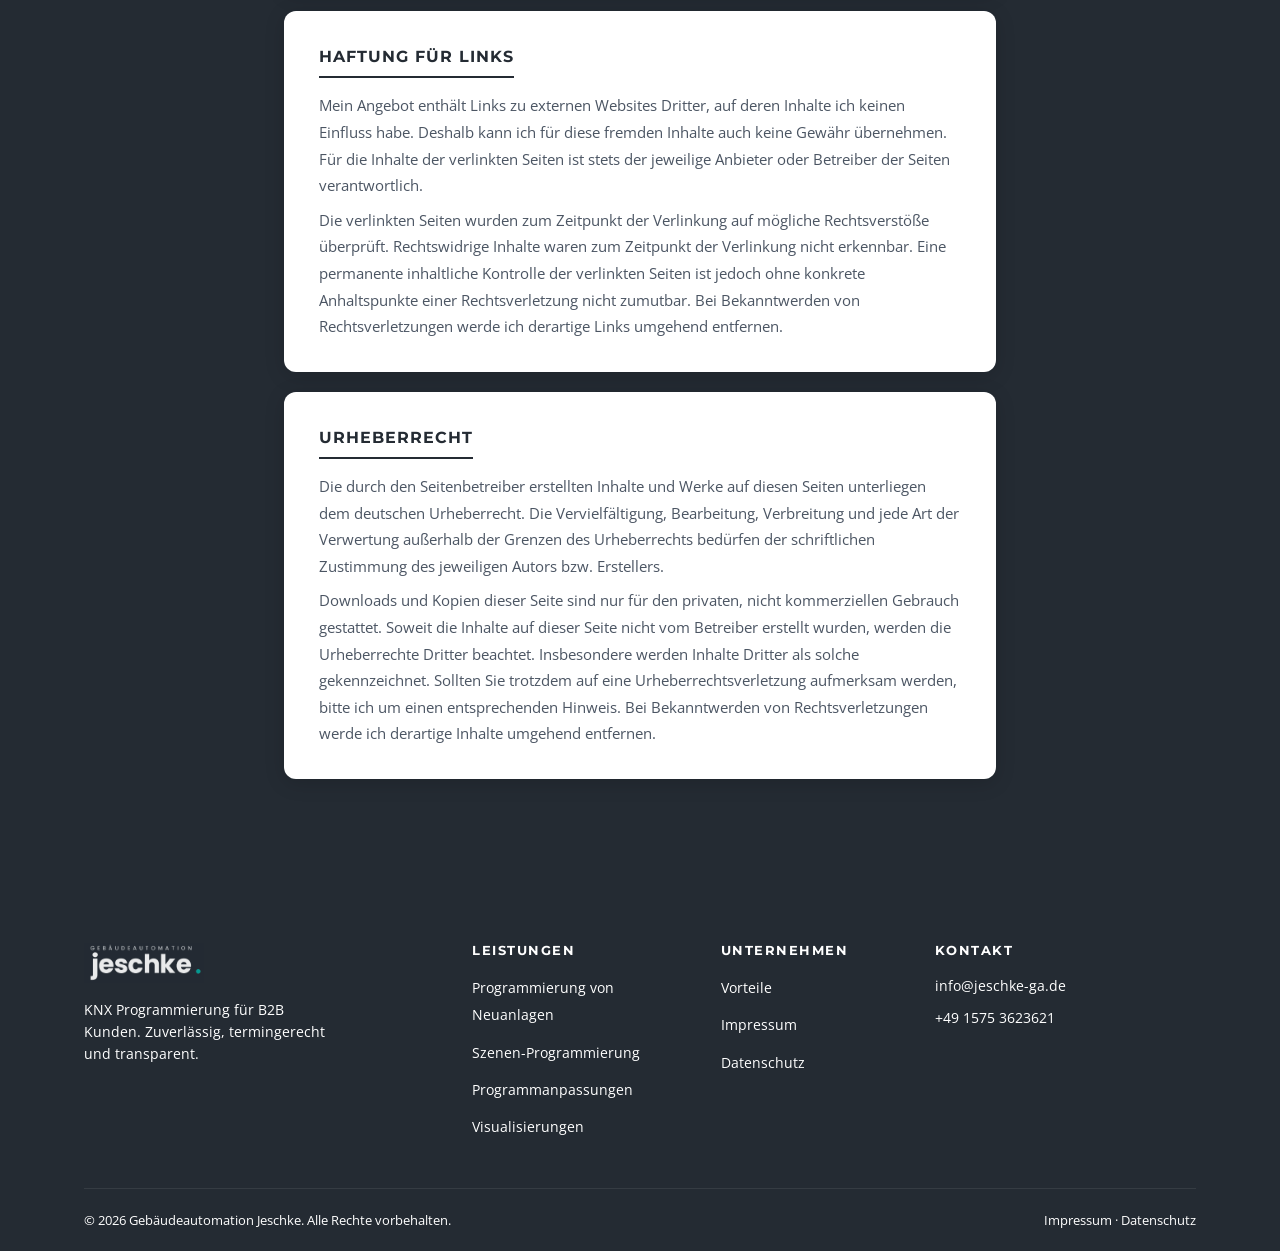
<file: impressum.html>
<!DOCTYPE html>
<html lang="de">
<head>
    <meta charset="UTF-8">
    <meta name="viewport" content="width=device-width, initial-scale=1.0">
    <link rel="icon" type="image/png" href="assets/logo-square.png">
    <link rel="apple-touch-icon" href="assets/logo-square.png">
    <title>Impressum | Gebäudeautomation Jeschke</title>
    <meta name="description" content="Impressum von Gebäudeautomation Jeschke – Angaben gemäß § 5 TMG.">
    <meta name="robots" content="noindex, follow">
    <meta name="theme-color" content="#ffffff">
    <meta name="color-scheme" content="light">
    <link rel="canonical" href="https://jeschke-ga.de/impressum.html">
    <link rel="preconnect" href="https://fonts.googleapis.com">
    <link rel="preconnect" href="https://fonts.gstatic.com" crossorigin>
    <link href="https://fonts.googleapis.com/css2?family=Montserrat:wght@400;600;700;800&family=Open+Sans:wght@400;500;600&display=swap" rel="stylesheet">
    <link rel="stylesheet" href="style.css?v=16">
    <style>
        .legal-page {
            padding: 120px 0 80px;
            min-height: 70vh;
            background: var(--navy);
        }
        .legal-page .container {
            max-width: 760px;
        }
        .legal-page h1 {
            font-family: 'Montserrat', sans-serif;
            font-size: clamp(1.8rem, 4vw, 2.4rem);
            font-weight: 800;
            color: var(--white);
            margin-bottom: 0.4rem;
        }
        .legal-page .legal-updated {
            font-size: 0.85rem;
            color: rgba(255,255,255,0.6);
            margin-bottom: 2.5rem;
        }
        .legal-section {
            background: var(--white);
            border-radius: var(--radius-md);
            padding: 2rem 2.2rem;
            margin-bottom: 1.25rem;
            box-shadow: 0 4px 20px rgba(0,0,0,0.15);
        }
        .legal-section h2 {
            font-family: 'Montserrat', sans-serif;
            font-size: 1rem;
            font-weight: 700;
            color: var(--navy);
            text-transform: uppercase;
            letter-spacing: 0.06em;
            margin-bottom: 0.9rem;
            padding-bottom: 0.6rem;
            border-bottom: 2px solid var(--navy);
            display: inline-block;
        }
        .legal-section p,
        .legal-section address {
            font-size: 0.95rem;
            color: var(--text-body);
            line-height: 1.75;
            font-style: normal;
            margin-bottom: 0.5rem;
        }
        .legal-section p:last-child {
            margin-bottom: 0;
        }
        .legal-section a {
            color: var(--navy);
            text-decoration: none;
        }
        .legal-section a:hover {
            text-decoration: underline;
        }
        .legal-section .contact-row {
            display: flex;
            align-items: center;
            gap: 0.5rem;
            margin-bottom: 0.35rem;
            font-size: 0.95rem;
            color: var(--text-body);
        }
        .legal-section .contact-row svg {
            flex-shrink: 0;
            color: var(--navy);
        }
        .legal-back {
            display: inline-flex;
            align-items: center;
            gap: 0.5rem;
            margin-bottom: 2rem;
            font-size: 0.9rem;
            font-weight: 600;
            color: rgba(255,255,255,0.85);
            text-decoration: none;
            transition: var(--transition);
        }
        .legal-back:hover {
            color: var(--white);
        }
    </style>
</head>
<body>

    <!-- NAVIGATION -->
    <nav class="navbar scrolled" id="navbar">
        <div class="nav-container">
            <a href="index.html" class="nav-logo">
                <img src="assets/Firmenlogo_dunkel.png?v=6" alt="Gebäudeautomation Jeschke">
            </a>
            <div class="nav-actions">
                <a href="kundenprojekte.html" class="nav-btn-ghost">Kundenprojekte</a>
                <a href="index.html#kontakt" class="nav-btn-primary">Jetzt anfragen</a>
            </div>
            <button class="nav-toggle" id="navToggle" aria-label="Menü öffnen" aria-expanded="false">
                <span></span><span></span><span></span>
            </button>
        </div>
    </nav>
    <div class="nav-overlay" id="navOverlay"></div>
    <div class="nav-drawer" id="navDrawer">
        <div class="nav-drawer-header">
            <img src="assets/Logo_hell_v5.png?v=6" alt="Gebäudeautomation Jeschke" class="nav-drawer-logo">
            <button class="nav-drawer-close" id="navClose" aria-label="Menü schließen">✕</button>
        </div>
        <nav class="nav-drawer-links">
            <a href="kundenprojekte.html" class="nav-drawer-link">Kundenprojekte</a>
            <a href="index.html#kontakt" class="nav-drawer-link primary">Jetzt anfragen</a>
        </nav>
    </div>

    <main class="legal-page">
        <div class="container">

            <a href="index.html" class="legal-back">
                <svg width="16" height="16" viewBox="0 0 24 24" fill="none" stroke="currentColor" stroke-width="2.5" stroke-linecap="round" stroke-linejoin="round"><polyline points="15 18 9 12 15 6"/></svg>
                Zurück zur Startseite
            </a>

            <h1>Impressum</h1>
            <p class="legal-updated">Angaben gemäß § 5 TMG</p>

            <!-- Anbieter -->
            <div class="legal-section">
                <h2>Anbieter</h2>
                <address>
                    <strong>Erik Jeschke</strong><br>
                    Gebäudeautomation Jeschke<br>
                    Heinrich-Sorg-Straße 6a<br>
                    63477 Maintal
                </address>
            </div>

            <!-- Kontakt -->
            <div class="legal-section">
                <h2>Kontakt</h2>
                <div class="contact-row">
                    <svg width="16" height="16" viewBox="0 0 24 24" fill="none" stroke="currentColor" stroke-width="2" stroke-linecap="round" stroke-linejoin="round"><path d="M22 16.92v3a2 2 0 0 1-2.18 2 19.79 19.79 0 0 1-8.63-3.07A19.5 19.5 0 0 1 4.69 12 19.79 19.79 0 0 1 1.62 3.4 2 2 0 0 1 3.6 1.22h3a2 2 0 0 1 2 1.72c.127.96.361 1.903.7 2.81a2 2 0 0 1-.45 2.11L7.91 8.85a16 16 0 0 0 6 6l.92-.92a2 2 0 0 1 2.11-.45c.907.339 1.85.573 2.81.7A2 2 0 0 1 21.73 16.92z"/></svg>
                    <a href="tel:+4915753623621">+49 157 53623621</a>
                </div>
                <div class="contact-row">
                    <svg width="16" height="16" viewBox="0 0 24 24" fill="none" stroke="currentColor" stroke-width="2" stroke-linecap="round" stroke-linejoin="round"><path d="M4 4h16c1.1 0 2 .9 2 2v12c0 1.1-.9 2-2 2H4c-1.1 0-2-.9-2-2V6c0-1.1.9-2 2-2z"/><polyline points="22,6 12,13 2,6"/></svg>
                    <a href="mailto:info@jeschke-ga.de">info@jeschke-ga.de</a>
                </div>
            </div>

            <!-- Umsatzsteuer -->
            <div class="legal-section">
                <h2>Umsatzsteuer</h2>
                <p>Gemäß § 19 UStG wird keine Umsatzsteuer berechnet (Kleinunternehmerregelung). Eine Umsatzsteuer-Identifikationsnummer liegt daher nicht vor.</p>
            </div>

            <!-- Streitschlichtung -->
            <div class="legal-section">
                <h2>Streitschlichtung</h2>
                <p>Die Europäische Kommission stellt eine Plattform zur Online-Streitbeilegung (OS) bereit:<br>
                <a href="https://ec.europa.eu/consumers/odr/" target="_blank" rel="noopener noreferrer">https://ec.europa.eu/consumers/odr/</a></p>
                <p>Meine E-Mail-Adresse finden Sie oben im Impressum.</p>
                <p>Ich bin nicht bereit und nicht verpflichtet, an Streitbeilegungsverfahren vor einer Verbraucherschlichtungsstelle teilzunehmen (§ 36 VSBG).</p>
            </div>

            <!-- Haftung für Inhalte -->
            <div class="legal-section">
                <h2>Haftung für Inhalte</h2>
                <p>Als Diensteanbieter bin ich gemäß § 7 Abs. 1 TMG für eigene Inhalte auf diesen Seiten nach den allgemeinen Gesetzen verantwortlich. Nach §§ 8 bis 10 TMG bin ich als Diensteanbieter jedoch nicht verpflichtet, übermittelte oder gespeicherte fremde Informationen zu überwachen oder nach Umständen zu forschen, die auf eine rechtswidrige Tätigkeit hinweisen.</p>
                <p>Verpflichtungen zur Entfernung oder Sperrung der Nutzung von Informationen nach den allgemeinen Gesetzen bleiben hiervon unberührt. Eine diesbezügliche Haftung ist jedoch erst ab dem Zeitpunkt der Kenntnis einer konkreten Rechtsverletzung möglich. Bei Bekanntwerden von entsprechenden Rechtsverletzungen werde ich diese Inhalte umgehend entfernen.</p>
            </div>

            <!-- Haftung für Links -->
            <div class="legal-section">
                <h2>Haftung für Links</h2>
                <p>Mein Angebot enthält Links zu externen Websites Dritter, auf deren Inhalte ich keinen Einfluss habe. Deshalb kann ich für diese fremden Inhalte auch keine Gewähr übernehmen. Für die Inhalte der verlinkten Seiten ist stets der jeweilige Anbieter oder Betreiber der Seiten verantwortlich.</p>
                <p>Die verlinkten Seiten wurden zum Zeitpunkt der Verlinkung auf mögliche Rechtsverstöße überprüft. Rechtswidrige Inhalte waren zum Zeitpunkt der Verlinkung nicht erkennbar. Eine permanente inhaltliche Kontrolle der verlinkten Seiten ist jedoch ohne konkrete Anhaltspunkte einer Rechtsverletzung nicht zumutbar. Bei Bekanntwerden von Rechtsverletzungen werde ich derartige Links umgehend entfernen.</p>
            </div>

            <!-- Urheberrecht -->
            <div class="legal-section">
                <h2>Urheberrecht</h2>
                <p>Die durch den Seitenbetreiber erstellten Inhalte und Werke auf diesen Seiten unterliegen dem deutschen Urheberrecht. Die Vervielfältigung, Bearbeitung, Verbreitung und jede Art der Verwertung außerhalb der Grenzen des Urheberrechts bedürfen der schriftlichen Zustimmung des jeweiligen Autors bzw. Erstellers.</p>
                <p>Downloads und Kopien dieser Seite sind nur für den privaten, nicht kommerziellen Gebrauch gestattet. Soweit die Inhalte auf dieser Seite nicht vom Betreiber erstellt wurden, werden die Urheberrechte Dritter beachtet. Insbesondere werden Inhalte Dritter als solche gekennzeichnet. Sollten Sie trotzdem auf eine Urheberrechtsverletzung aufmerksam werden, bitte ich um einen entsprechenden Hinweis. Bei Bekanntwerden von Rechtsverletzungen werde ich derartige Inhalte umgehend entfernen.</p>
            </div>

        </div>
    </main>

    <!-- FOOTER -->
    <footer class="footer">
        <div class="container">
            <div class="footer-grid">
                <div class="footer-brand">
                    <img src="assets/Firmenlogo_dunkel.png?v=6" alt="Gebäudeautomation Jeschke" class="footer-logo">
                    <p>KNX Programmierung für B2B Kunden. Zuverlässig, termingerecht und transparent.</p>
                </div>
                <div class="footer-links">
                    <h4>Leistungen</h4>
                    <ul>
                        <li><a href="index.html#leistungen">Programmierung von Neuanlagen</a></li>
                        <li><a href="index.html#leistungen">Szenen-Programmierung</a></li>
                        <li><a href="index.html#leistungen">Programmanpassungen</a></li>
                        <li><a href="index.html#leistungen">Visualisierungen</a></li>
                    </ul>
                </div>
                <div class="footer-links">
                    <h4>Unternehmen</h4>
                    <ul>
                        <li><a href="index.html#vorteile">Vorteile</a></li>
                        <li><a href="impressum.html">Impressum</a></li>
                        <li><a href="datenschutz.html">Datenschutz</a></li>
                    </ul>
                </div>
                <div class="footer-contact">
                    <h4>Kontakt</h4>
                    <p><a href="mailto:info@jeschke-ga.de">info@jeschke-ga.de</a></p>
                    <p><a href="tel:+4915753623621">+49 1575 3623621</a></p>
                </div>
            </div>
            <div class="footer-bottom">
                <p>&copy; <span id="year"></span> Gebäudeautomation Jeschke. Alle Rechte vorbehalten.</p>
                <p class="footer-legal"><a href="impressum.html">Impressum</a> · <a href="datenschutz.html">Datenschutz</a></p>
            </div>
        </div>
    </footer>

    <script>
        document.getElementById('year').textContent = new Date().getFullYear();

        const navToggle = document.getElementById('navToggle');
        const navLinks = document.getElementById('navLinks');
        if (navToggle && navLinks) {
            navToggle.addEventListener('click', () => {
                const isOpen = navLinks.classList.toggle('open');
                navToggle.setAttribute('aria-expanded', isOpen);
            });
        }
    </script>
</body>
</html>
</file>
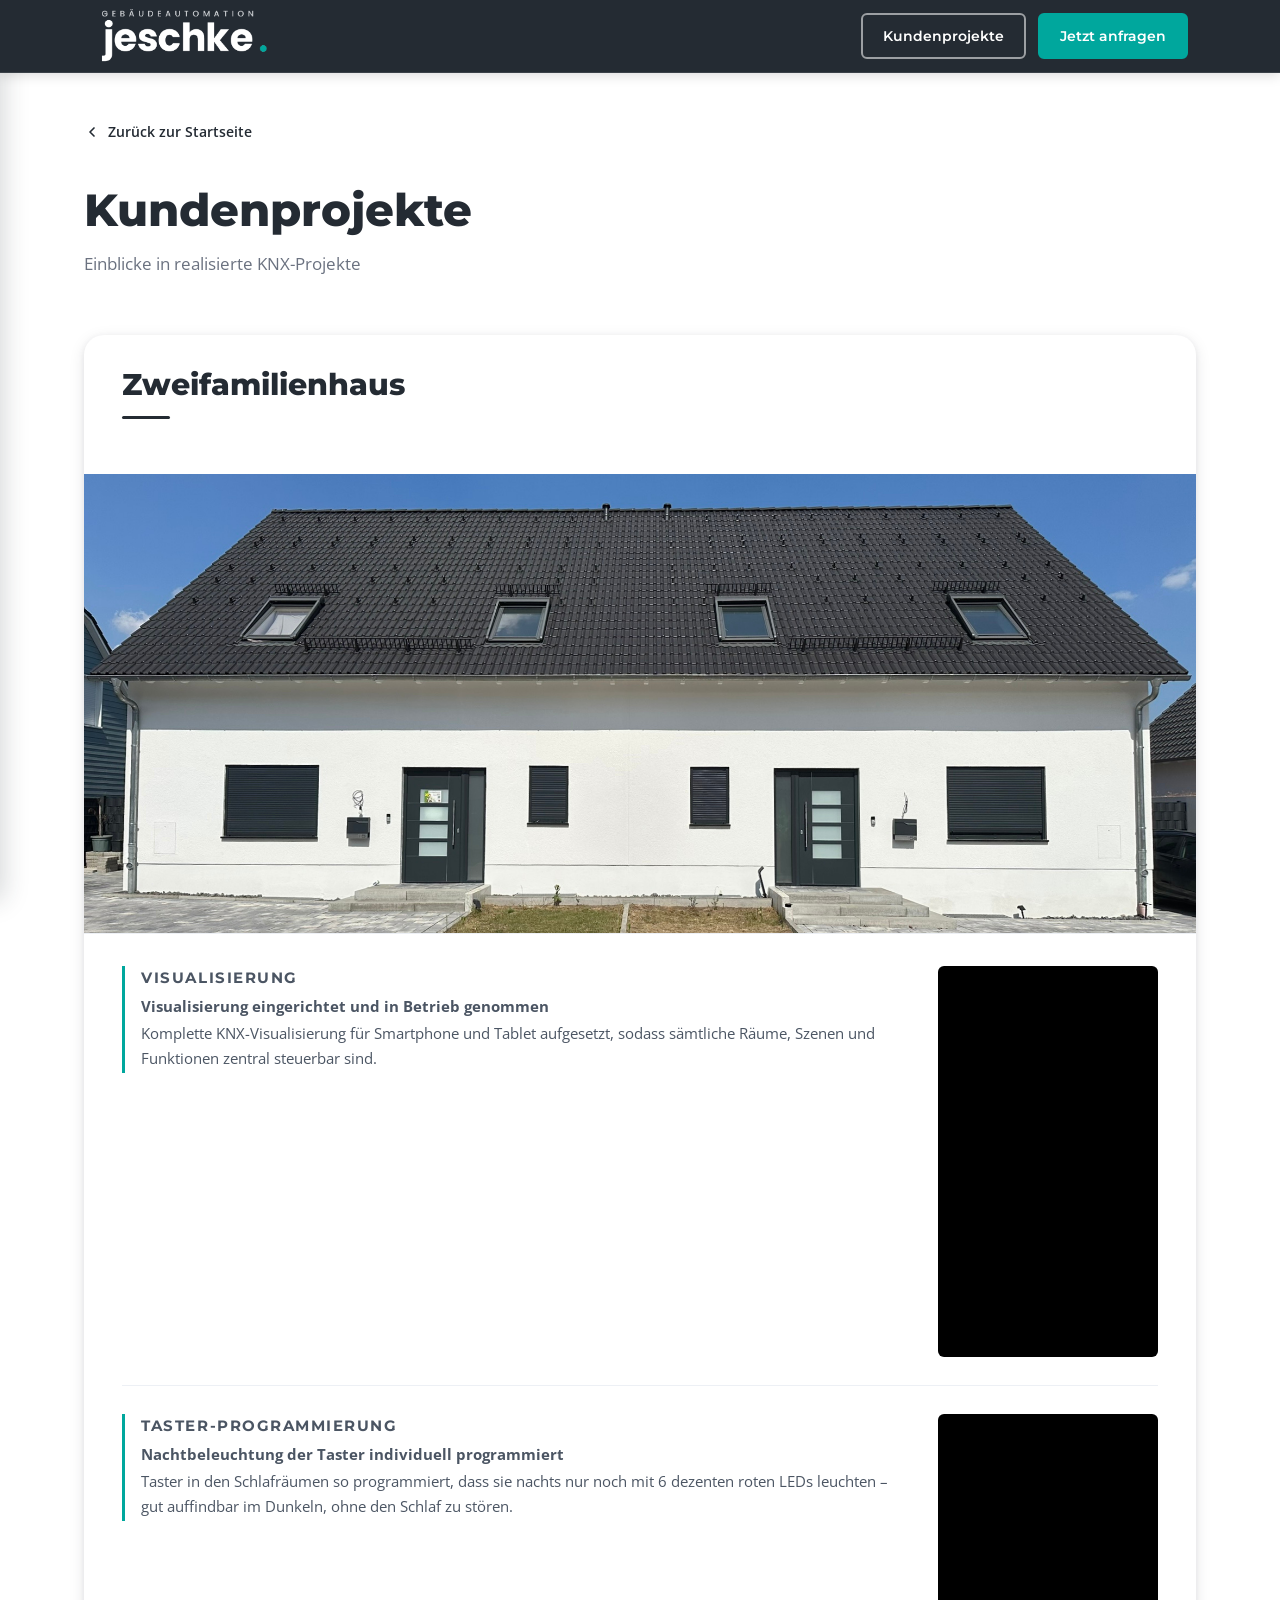
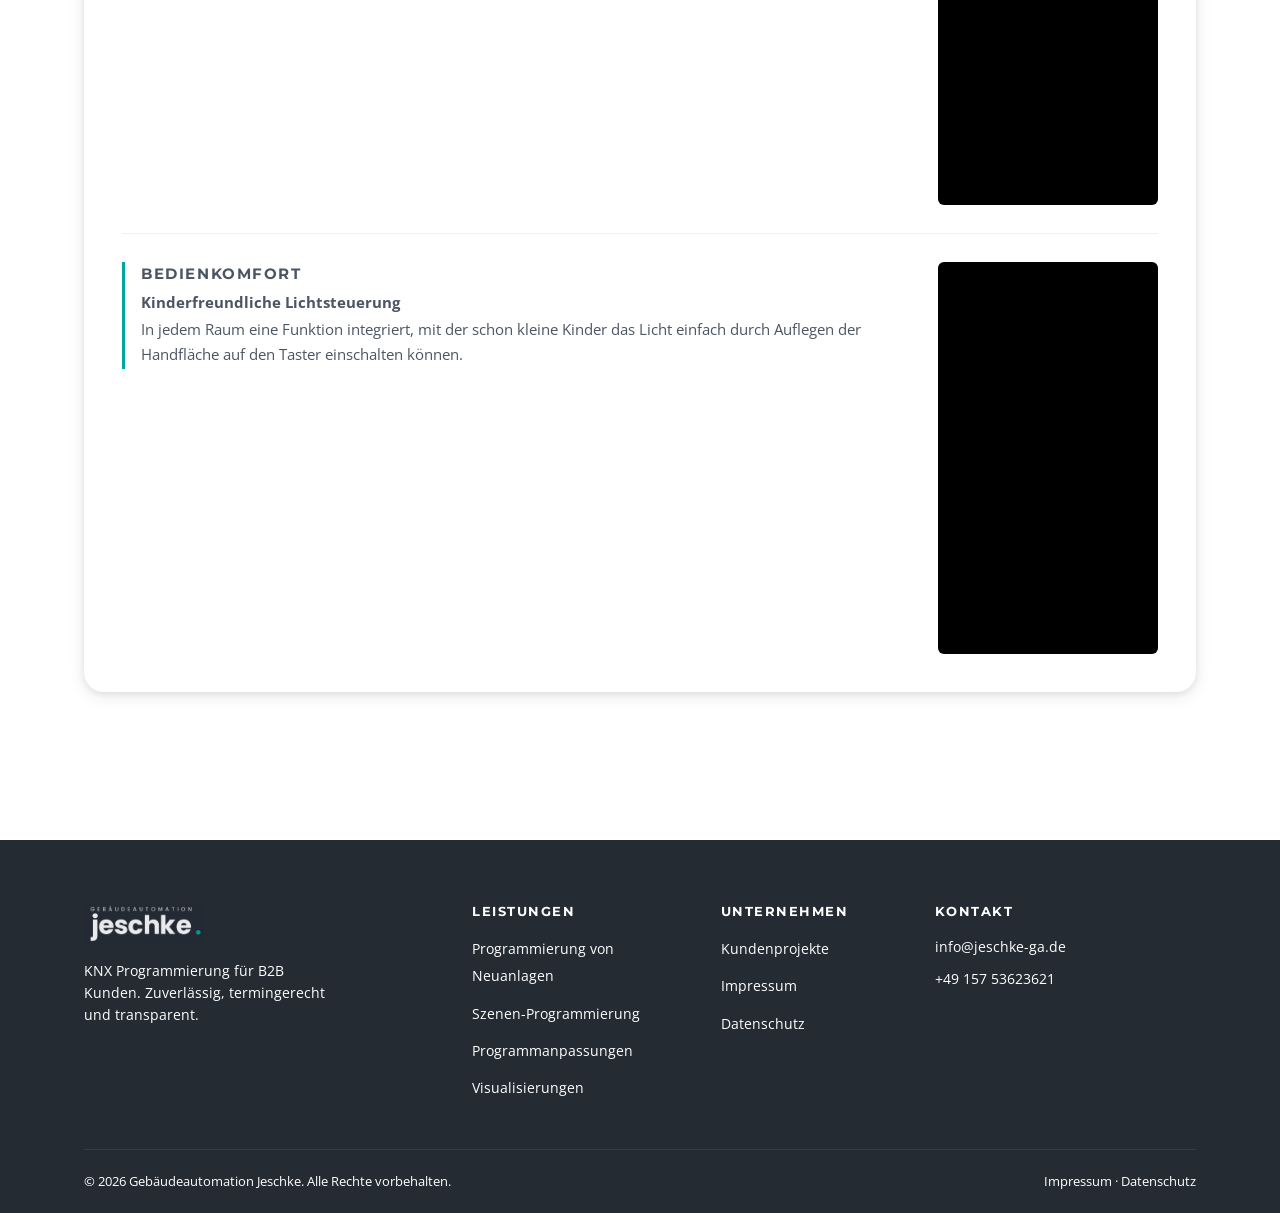
<file: kundenprojekte.html>
<!DOCTYPE html>
<html lang="de">
<head>
    <meta charset="UTF-8">
    <meta name="viewport" content="width=device-width, initial-scale=1.0, viewport-fit=cover">
    <link rel="icon" type="image/png" href="assets/logo-square.png">
    <link rel="apple-touch-icon" href="assets/logo-square.png">
    <title>Kundenprojekte | Gebäudeautomation Jeschke</title>
    <meta name="description" content="Referenzprojekte von Gebäudeautomation Jeschke – realisierte KNX-Installationen und Smart-Home-Projekte im Raum Frankfurt.">
    <meta name="robots" content="index, follow">
    <meta name="theme-color" content="#ffffff">
    <meta name="color-scheme" content="light">
    <link rel="canonical" href="https://jeschke-ga.de/kundenprojekte.html">
    <link rel="preconnect" href="https://fonts.googleapis.com">
    <link rel="preconnect" href="https://fonts.gstatic.com" crossorigin>
    <link href="https://fonts.googleapis.com/css2?family=Montserrat:wght@400;600;700;800&family=Open+Sans:wght@400;500;600&display=swap" rel="stylesheet">
    <link rel="stylesheet" href="style.css?v=16">
    <style>
        .projects-page {
            padding: 120px 0 100px;
            min-height: 70vh;
            background: var(--white);
        }

        .projects-back {
            display: inline-flex;
            align-items: center;
            gap: 0.5rem;
            margin-bottom: 2.5rem;
            font-size: 0.9rem;
            font-weight: 600;
            color: var(--navy);
            text-decoration: none;
            transition: var(--transition);
        }
        .projects-back:hover {
            color: var(--navy-mid);
        }

        .projects-page-header {
            margin-bottom: 3.5rem;
        }
        .projects-page-header h1 {
            font-family: 'Montserrat', sans-serif;
            font-size: clamp(1.8rem, 4vw, 2.8rem);
            font-weight: 800;
            color: var(--navy);
            margin-bottom: 0.75rem;
        }
        .projects-page-header p {
            font-size: 1.05rem;
            color: var(--text-light);
            max-width: 560px;
        }

        .project-card {
            background: var(--white);
            border-radius: var(--radius-lg);
            overflow: hidden;
            box-shadow: var(--shadow-md);
            margin-bottom: 3rem;
        }
        .project-card-image {
            width: 100%;
            max-height: 520px;
            object-fit: cover;
            display: block;
        }
        .project-card-body {
            padding: 2rem 2.4rem 2.4rem;
        }
        .project-card-body h2 {
            font-family: 'Montserrat', sans-serif;
            font-size: clamp(1.4rem, 3vw, 1.9rem);
            font-weight: 800;
            color: var(--navy);
            margin-bottom: 1rem;
            position: relative;
            padding-bottom: 1rem;
        }
        .project-card-body h2::after {
            content: '';
            position: absolute;
            bottom: 0;
            left: 0;
            width: 48px;
            height: 3px;
            background: var(--navy);
            border-radius: 2px;
        }

        .project-video-wrap {
            position: relative;
            aspect-ratio: 9/16;
            max-width: 420px;
            margin: 0 auto;
            background: #000;
        }
        .project-video-wrap iframe {
            position: absolute;
            inset: 0;
            width: 100%;
            height: 100%;
            border: none;
            display: block;
        }

        .project-detail {
            padding: 2rem 2.4rem 2.4rem;
            border-top: 1px solid var(--gray-100);
        }

        .feature-block {
            margin-bottom: 1.75rem;
            padding-left: 1rem;
            border-left: 3px solid var(--accent);
        }
        .feature-block:last-child {
            margin-bottom: 0;
        }
        .feature-label {
            font-size: 0.75rem;
            font-weight: 700;
            font-family: 'Montserrat', sans-serif;
            text-transform: uppercase;
            letter-spacing: 0.1em;
            color: var(--accent-dark);
            margin-bottom: 0.4rem;
        }
        .feature-block p {
            font-size: 0.95rem;
            color: var(--text-body);
            margin-bottom: 0.2rem;
            line-height: 1.6;
        }
        .feature-title {
            font-size: 1rem;
            color: var(--text-main);
            font-weight: 700;
            margin-bottom: 0.4rem;
        }

        .project-video-link {
            display: inline-flex;
            align-items: center;
            gap: 0.45rem;
            margin-top: 0.6rem;
            font-size: 0.88rem;
            font-weight: 600;
            color: var(--navy);
            text-decoration: none;
            transition: var(--transition);
        }
        .project-video-link:hover {
            color: var(--navy-mid);
        }
        .project-video-link svg {
            flex-shrink: 0;
        }

        .feature-divider {
            border: none;
            border-top: 1px solid var(--gray-100);
            margin: 1.75rem 0;
        }

        .feature-with-video {
            display: flex;
            align-items: flex-start;
            gap: 1.5rem;
        }
        .feature-with-video .feature-block {
            flex: 1;
            margin-bottom: 0;
        }
        .feature-inline-video {
            flex-shrink: 0;
            width: 220px;
            aspect-ratio: 9/16;
            border-radius: var(--radius-sm);
            overflow: hidden;
            background: #000;
            position: relative;
        }
        .feature-inline-video iframe {
            position: absolute;
            inset: 0;
            width: 100%;
            height: 100%;
            border: none;
        }

        .feature-inline-img {
            flex-shrink: 0;
            width: 220px;
            border-radius: var(--radius-sm);
            object-fit: contain;
        }

        @media (max-width: 600px) {
            .project-card-body,
            .project-detail {
                padding: 1.5rem;
            }
            .project-video-wrap {
                max-width: 100%;
            }
            .feature-with-video {
                flex-direction: column;
            }
            .feature-inline-video {
                width: 100%;
                aspect-ratio: 9/16;
                max-width: 280px;
                margin: 0 auto;
            }
            .feature-inline-img {
                width: calc(100% + 3rem);
                max-width: none;
                margin-left: -1.5rem;
                border-radius: 0;
            }
        }
    </style>
</head>
<body>

    <!-- NAVIGATION -->
    <nav class="navbar scrolled" id="navbar">
        <div class="nav-container">
            <a href="index.html" class="nav-logo">
                <img src="assets/Firmenlogo_dunkel.png?v=6" alt="Gebäudeautomation Jeschke">
            </a>
            <div class="nav-actions">
                <a href="kundenprojekte.html" class="nav-btn-ghost">Kundenprojekte</a>
                <a href="index.html#kontakt" class="nav-btn-primary">Jetzt anfragen</a>
            </div>
            <button class="nav-toggle" id="navToggle" aria-label="Menü öffnen" aria-expanded="false">
                <span></span><span></span><span></span>
            </button>
        </div>
    </nav>
    <div class="nav-overlay" id="navOverlay"></div>
    <div class="nav-drawer" id="navDrawer">
        <div class="nav-drawer-header">
            <img src="assets/Logo_hell_v5.png?v=6" alt="Gebäudeautomation Jeschke" class="nav-drawer-logo">
            <button class="nav-drawer-close" id="navClose" aria-label="Menü schließen">✕</button>
        </div>
        <nav class="nav-drawer-links">
            <a href="kundenprojekte.html" class="nav-drawer-link">Kundenprojekte</a>
            <a href="index.html#kontakt" class="nav-drawer-link primary">Jetzt anfragen</a>
        </nav>
    </div>

    <main class="projects-page">
        <div class="container">

            <a href="index.html" class="projects-back">
                <svg width="16" height="16" viewBox="0 0 24 24" fill="none" stroke="currentColor" stroke-width="2.5" stroke-linecap="round" stroke-linejoin="round"><polyline points="15 18 9 12 15 6"/></svg>
                Zurück zur Startseite
            </a>

            <div class="projects-page-header">
                <h1>Kundenprojekte</h1>
                <p>Einblicke in realisierte KNX-Projekte</p>
            </div>

            <!-- Projekt: Zweifamilienhaus -->
            <div class="project-card">
                <div class="project-card-body">
                    <h2>Zweifamilienhaus</h2>
                </div>
                <img
                    src="assets/zweifamilienhaus-outhman.png"
                    alt="Zweifamilienhaus – KNX Smart Home Projekt"
                    class="project-card-image"
                    loading="lazy"
                >

                <div class="project-detail">

                    <!-- Visualisierung -->
                    <div class="feature-with-video">
                        <div class="feature-block">
                            <p class="feature-label">Visualisierung</p>
                            <p class="feature-title">Visualisierung eingerichtet und in Betrieb genommen</p>
                            <p>Komplette KNX-Visualisierung für Smartphone und Tablet aufgesetzt, sodass sämtliche Räume, Szenen und Funktionen zentral steuerbar sind.</p>
                        </div>
                        <div class="feature-inline-video">
                            <iframe
                                src="https://www.youtube.com/embed/-OWYCKSL0qA"
                                title="KNX Visualisierung Zweifamilienhaus"
                                allow="accelerometer; autoplay; clipboard-write; encrypted-media; gyroscope; picture-in-picture"
                                allowfullscreen
                                loading="lazy"
                            ></iframe>
                        </div>
                    </div>

                    <hr class="feature-divider">

                    <!-- Taster-Programmierung -->
                    <div class="feature-with-video">
                        <div class="feature-block">
                            <p class="feature-label">Taster-Programmierung</p>
                            <p class="feature-title">Nachtbeleuchtung der Taster individuell programmiert</p>
                            <p>Taster in den Schlafräumen so programmiert, dass sie nachts nur noch mit 6 dezenten roten LEDs leuchten – gut auffindbar im Dunkeln, ohne den Schlaf zu stören.</p>
                        </div>
                        <div class="feature-inline-video">
                            <iframe
                                src="https://www.youtube.com/embed/AH3Bs7SXkvE"
                                title="KNX Taster Nachtbeleuchtung"
                                allow="accelerometer; autoplay; clipboard-write; encrypted-media; gyroscope; picture-in-picture"
                                allowfullscreen
                                loading="lazy"
                            ></iframe>
                        </div>
                    </div>

                    <hr class="feature-divider">

                    <!-- Bedienkomfort -->
                    <div class="feature-with-video">
                        <div class="feature-block">
                            <p class="feature-label">Bedienkomfort</p>
                            <p class="feature-title">Kinderfreundliche Lichtsteuerung</p>
                            <p>In jedem Raum eine Funktion integriert, mit der schon kleine Kinder das Licht einfach durch Auflegen der Handfläche auf den Taster einschalten können.</p>
                        </div>
                        <div class="feature-inline-video">
                            <iframe
                                src="https://www.youtube.com/embed/1tUD_FVZ0WQ"
                                title="KNX Glasfaserfunktion Zweifamilienhaus"
                                allow="accelerometer; autoplay; clipboard-write; encrypted-media; gyroscope; picture-in-picture"
                                allowfullscreen
                                loading="lazy"
                            ></iframe>
                        </div>
                    </div>

                </div>
            </div>

        </div>
    </main>

    <!-- FOOTER -->
    <footer class="footer">
        <div class="container">
            <div class="footer-grid">
                <div class="footer-brand">
                    <img src="assets/Firmenlogo_dunkel.png?v=6" alt="Gebäudeautomation Jeschke" class="footer-logo">
                    <p>KNX Programmierung für B2B Kunden. Zuverlässig, termingerecht und transparent.</p>
                </div>
                <div class="footer-links">
                    <h4>Leistungen</h4>
                    <ul>
                        <li><a href="index.html#leistungen">Programmierung von Neuanlagen</a></li>
                        <li><a href="index.html#leistungen">Szenen-Programmierung</a></li>
                        <li><a href="index.html#leistungen">Programmanpassungen</a></li>
                        <li><a href="index.html#leistungen">Visualisierungen</a></li>
                    </ul>
                </div>
                <div class="footer-links">
                    <h4>Unternehmen</h4>
                    <ul>
                        <li><a href="kundenprojekte.html">Kundenprojekte</a></li>
                        <li><a href="impressum.html">Impressum</a></li>
                        <li><a href="datenschutz.html">Datenschutz</a></li>
                    </ul>
                </div>
                <div class="footer-contact">
                    <h4>Kontakt</h4>
                    <p><a href="mailto:info@jeschke-ga.de">info@jeschke-ga.de</a></p>
                    <p><a href="tel:+4915753623621">+49 157 53623621</a></p>
                </div>
            </div>
            <div class="footer-bottom">
                <p>&copy; <span id="year"></span> Gebäudeautomation Jeschke. Alle Rechte vorbehalten.</p>
                <p class="footer-legal"><a href="impressum.html">Impressum</a> · <a href="datenschutz.html">Datenschutz</a></p>
            </div>
        </div>
    </footer>

    <script src="script.js"></script>
    <script>document.getElementById('year').textContent = new Date().getFullYear();</script>
</body>
</html>
</file>
<file: style.css>
/* ============================================================
   CSS VARIABLES & RESET
============================================================ */
:root {
    --navy:        #242B33;
    --navy-dark:   #171B20;
    --navy-mid:    #3A434F;
    --white:       #FFFFFF;
    --gray-50:     #F5F7FA;
    --gray-100:    #EDF0F5;
    --gray-200:    #D4D9E3;
    --gray-500:    #6B7280;
    --gray-700:    #374151;
    --text-main:   #242B33;
    --text-body:   #4B5563;
    --text-light:  #6B7280;
    --accent:       #00A79D;
    --accent-dark:  #00877F;
    --accent-light: #E3F5F3;
    --radius-sm:   6px;
    --radius-md:   12px;
    --radius-lg:   20px;
    --shadow-sm:   0 1px 3px rgba(36,43,51,0.08), 0 1px 2px rgba(36,43,51,0.06);
    --shadow-md:   0 4px 16px rgba(36,43,51,0.10), 0 2px 6px rgba(36,43,51,0.08);
    --shadow-lg:   0 10px 40px rgba(36,43,51,0.14), 0 4px 12px rgba(36,43,51,0.08);
    --shadow-card: 0 2px 12px rgba(36,43,51,0.08);
    --transition:  all 0.25s cubic-bezier(0.4, 0, 0.2, 1);
    --transition-slow: all 0.4s cubic-bezier(0.4, 0, 0.2, 1);
    --nav-height:  72px;
}

section + section {
    border-top: 1px solid var(--gray-200);
}

*, *::before, *::after {
    box-sizing: border-box;
    margin: 0;
    padding: 0;
}

html {
    scroll-behavior: smooth;
    scroll-padding-top: calc(var(--nav-height) + env(safe-area-inset-top, 0px));
    -webkit-text-size-adjust: 100%;
    background: #ffffff;
    color-scheme: light;
}

body {
    font-family: 'Open Sans', sans-serif;
    font-size: 16px;
    line-height: 1.7;
    color: var(--text-body);
    background: var(--white);
    overflow-x: hidden;
    overscroll-behavior: none;
}

img {
    max-width: 100%;
    height: auto;
    display: block;
}

a {
    color: var(--accent);
    text-decoration: none;
    transition: var(--transition);
}

a:hover {
    color: var(--accent-dark);
}

h1, h2, h3, h4 {
    font-family: 'Montserrat', sans-serif;
    color: var(--text-main);
    line-height: 1.2;
    font-weight: 700;
}

ul {
    list-style: none;
}

/* ============================================================
   UTILITY
============================================================ */
.container {
    max-width: 1160px;
    margin: 0 auto;
    padding: 0 24px;
}

.section-header {
    text-align: center;
    max-width: 640px;
    margin: 0 auto 56px;
}

.section-eyebrow {
    font-family: 'Montserrat', sans-serif;
    font-size: 12px;
    font-weight: 700;
    letter-spacing: 2px;
    text-transform: uppercase;
    color: var(--accent);
    margin-bottom: 12px;
}

.section-header h2 {
    font-size: clamp(1.6rem, 3vw, 2.25rem);
    color: var(--text-main);
    margin-bottom: 16px;
}

.section-sub {
    font-size: 1.05rem;
    color: var(--text-light);
}

/* ============================================================
   SCROLL ANIMATIONS
============================================================ */
.reveal {
    opacity: 0;
    transform: translateY(28px);
    transition: opacity 0.6s cubic-bezier(0.4, 0, 0.2, 1),
                transform 0.6s cubic-bezier(0.4, 0, 0.2, 1);
}

.reveal.visible {
    opacity: 1;
    transform: translateY(0);
}

.fade-in {
    animation: fadeInUp 0.9s cubic-bezier(0.4, 0, 0.2, 1) both;
}

@keyframes fadeInUp {
    from { opacity: 0; transform: translateY(40px); }
    to   { opacity: 1; transform: translateY(0); }
}

/* ============================================================
   BUTTONS
============================================================ */
.btn {
    display: inline-flex;
    align-items: center;
    gap: 8px;
    padding: 14px 28px;
    border-radius: var(--radius-sm);
    font-family: 'Montserrat', sans-serif;
    font-size: 0.95rem;
    font-weight: 600;
    cursor: pointer;
    border: 2px solid transparent;
    transition: var(--transition);
    text-decoration: none;
    white-space: nowrap;
}

/* Primary: auf weißem Hintergrund → Teal-Schaltfläche, weißer Text */
.btn-primary {
    background: var(--accent);
    color: var(--white);
    border-color: var(--accent);
}

.btn-primary:hover {
    background: var(--accent-dark);
    border-color: var(--accent-dark);
    color: var(--white);
    transform: translateY(-2px);
    box-shadow: 0 8px 24px rgba(0, 167, 157, 0.3);
}

/* Outline: Sekundär-Button auf weißem Hintergrund → transparenter Hintergrund, marineblaue Schrift & Rand */
.btn-outline {
    background: transparent;
    color: var(--navy);
    border-color: var(--navy);
}

.btn-outline:hover {
    background: var(--navy);
    border-color: var(--navy);
    color: var(--white);
    transform: translateY(-2px);
}

.btn-full {
    width: 100%;
    justify-content: center;
}

/* SEO-Region: dunkler Hintergrund → primäre Buttons weiß mit Teal-Schrift */
.seo-region .btn-primary {
    background: var(--white);
    color: var(--accent-dark);
    border-color: var(--white);
}

.seo-region .btn-primary:hover {
    background: rgba(255,255,255,0.9);
    color: var(--accent-dark);
    border-color: var(--white);
    transform: translateY(-2px);
    box-shadow: 0 8px 24px rgba(0,0,0,0.15);
}

/* ============================================================
   NAVBAR
============================================================ */
.navbar {
    position: fixed;
    top: 0;
    left: 0;
    right: 0;
    z-index: 1000;
    background: var(--navy);
    border-bottom: 1px solid rgba(255,255,255,0.1);
    box-shadow: 0 2px 12px rgba(0,0,0,0.15);
    padding-top: env(safe-area-inset-top, 0px);
    transition: box-shadow 0.3s ease;
}

.navbar.scrolled {
    box-shadow: 0 2px 20px rgba(0,0,0,0.2);
}

.nav-container {
    max-width: 1160px;
    margin: 0 auto;
    padding: 0 32px;
    height: var(--nav-height);
    display: flex;
    align-items: center;
    justify-content: space-between;
    gap: 24px;
}

.nav-logo {
    flex-shrink: 0;
    display: flex;
    align-items: center;
    text-decoration: none;
}

.nav-logo img {
    height: 60px;
    width: auto;
    display: block;
}

.nav-actions {
    display: flex;
    align-items: center;
    gap: 12px;
    flex-shrink: 0;
}

.nav-toggle {
    display: none;
    flex-direction: column;
    gap: 5px;
    background: none;
    border: none;
    cursor: pointer;
    padding: 8px;
    border-radius: var(--radius-sm);
    transition: var(--transition);
    flex-shrink: 0;
}

.nav-toggle span {
    display: block;
    width: 26px;
    height: 2.5px;
    background: var(--white);
    border-radius: 2px;
    transition: var(--transition);
}

.nav-toggle.active span:nth-child(1) { transform: translateY(7.5px) rotate(45deg); }
.nav-toggle.active span:nth-child(2) { opacity: 0; transform: scaleX(0); }
.nav-toggle.active span:nth-child(3) { transform: translateY(-7.5px) rotate(-45deg); }

.nav-overlay {
    display: none;
    position: fixed;
    inset: 0;
    background: rgba(0,0,0,0.45);
    z-index: 998;
}

.nav-overlay.open {
    display: block;
}

.nav-drawer {
    position: fixed;
    top: 0;
    left: 0;
    width: 75vw;
    max-width: 320px;
    height: 100%;
    background: var(--white);
    z-index: 999;
    transform: translateX(-100%);
    transition: transform 0.3s cubic-bezier(0.4, 0, 0.2, 1);
    display: flex;
    flex-direction: column;
    box-shadow: 4px 0 24px rgba(36,43,51,0.18);
}

.nav-drawer.open {
    transform: translateX(0);
}

.nav-drawer-header {
    display: flex;
    align-items: center;
    justify-content: space-between;
    padding: 20px 20px 16px;
    border-bottom: 1px solid var(--gray-100);
}

.nav-drawer-logo {
    height: 38px;
    width: auto;
}

.nav-drawer-close {
    background: none;
    border: none;
    font-size: 1.4rem;
    font-weight: 700;
    color: var(--navy);
    cursor: pointer;
    padding: 4px 8px;
    line-height: 1;
    transition: var(--transition);
}

.nav-drawer-close:hover {
    color: var(--navy-mid);
}

.nav-drawer-links {
    display: flex;
    flex-direction: column;
}

.nav-drawer-link {
    padding: 18px 24px;
    font-family: 'Montserrat', sans-serif;
    font-size: 1rem;
    font-weight: 600;
    color: var(--navy);
    text-decoration: none;
    border-bottom: 1px solid var(--gray-100);
    transition: var(--transition);
    display: block;
}

.nav-drawer-link:hover {
    background: var(--gray-50);
    color: var(--navy-mid);
}

.nav-drawer-link.primary {
    color: var(--accent-dark);
}

.nav-btn-ghost {
    padding: 9px 20px;
    border: 2px solid rgba(255,255,255,0.55);
    color: var(--white);
    border-radius: var(--radius-sm);
    font-family: 'Montserrat', sans-serif;
    font-size: 0.9rem;
    font-weight: 600;
    text-decoration: none;
    transition: var(--transition);
    white-space: nowrap;
}

.nav-btn-ghost:hover {
    background: var(--white);
    border-color: var(--white);
    color: var(--navy);
}

.nav-btn-primary {
    padding: 9px 20px;
    background: var(--accent);
    color: var(--white);
    border-radius: var(--radius-sm);
    font-family: 'Montserrat', sans-serif;
    font-size: 0.9rem;
    font-weight: 600;
    border: 2px solid var(--accent);
    text-decoration: none;
    transition: var(--transition);
    white-space: nowrap;
}

.nav-btn-primary:hover {
    background: var(--accent-dark);
    border-color: var(--accent-dark);
    color: var(--white);
    transform: translateY(-1px);
    box-shadow: 0 4px 12px rgba(0,0,0,0.25);
}

@media (max-width: 768px) {
    :root {
        --nav-height: 68px;
    }

    .nav-container {
        padding: 0 16px;
        gap: 12px;
    }

    .nav-logo img {
        height: 45px;
    }

    /* Desktop-Buttons ausblenden */
    .nav-actions {
        display: none;
    }

    /* Burger-Button einblenden */
    .nav-toggle {
        display: flex;
    }
}

/* ============================================================
   HERO
============================================================ */
.hero {
    position: relative;
    min-height: 100vh;
    background: var(--white);
    display: flex;
    align-items: center;
    overflow: hidden;
    padding: calc(var(--nav-height) + env(safe-area-inset-top, 0px) + 40px) 24px 80px;
}

.hero::after {
    content: '';
    position: absolute;
    bottom: 0;
    left: 0;
    right: 0;
    height: 120px;
    background: linear-gradient(to bottom, transparent, rgba(36,43,51,0.04));
    pointer-events: none;
}

.hero-circuit {
    position: absolute;
    inset: 0;
    pointer-events: none;
    overflow: hidden;
}

.circuit-svg {
    width: 100%;
    height: 100%;
    object-fit: cover;
}

.hero-content {
    position: relative;
    z-index: 1;
    max-width: 720px;
    margin: 0 auto;
    text-align: center;
    animation-delay: 0.1s;
}

.hero-eyebrow {
    font-family: 'Montserrat', sans-serif;
    font-size: 12px;
    font-weight: 700;
    letter-spacing: 2.5px;
    text-transform: uppercase;
    color: var(--text-light);
    margin-bottom: 20px;
}

.hero h1 {
    font-size: clamp(2rem, 5vw, 3.5rem);
    font-weight: 800;
    color: var(--text-main);
    margin-bottom: 24px;
    line-height: 1.15;
}

.hero-accent {
    color: var(--accent);
}

.hero-sub {
    font-size: clamp(1rem, 2vw, 1.15rem);
    color: var(--text-body);
    margin-bottom: 40px;
    max-width: 560px;
    margin-left: auto;
    margin-right: auto;
    line-height: 1.7;
}

.hero-ctas {
    display: flex;
    gap: 16px;
    justify-content: center;
    flex-wrap: wrap;
}

.hero-scroll-indicator {
    position: absolute;
    bottom: 36px;
    left: 50%;
    transform: translateX(-50%);
    z-index: 2;
}

.hero-scroll-indicator span {
    display: block;
    width: 24px;
    height: 40px;
    border: 2px solid rgba(36,43,51,0.25);
    border-radius: 12px;
    position: relative;
}

.hero-scroll-indicator span::before {
    content: '';
    position: absolute;
    top: 6px;
    left: 50%;
    transform: translateX(-50%);
    width: 4px;
    height: 8px;
    background: rgba(36,43,51,0.45);
    border-radius: 2px;
    animation: scrollBob 1.8s ease-in-out infinite;
}

@keyframes scrollBob {
    0%, 100% { transform: translateX(-50%) translateY(0); opacity: 1; }
    50%       { transform: translateX(-50%) translateY(12px); opacity: 0.3; }
}

/* ============================================================
   SERVICES
============================================================ */
.services {
    padding: 96px 0;
    background: var(--white);
}

.service-grid {
    display: grid;
    grid-template-columns: repeat(2, 1fr);
    gap: 28px;
    max-width: 900px;
    margin: 0 auto;
}

.service-card {
    background: var(--white);
    border: 1px solid var(--gray-200);
    border-radius: var(--radius-md);
    padding: 32px 28px;
    transition: var(--transition-slow);
    position: relative;
    overflow: hidden;
}

.service-card::before {
    content: '';
    position: absolute;
    top: 0;
    left: 0;
    right: 0;
    height: 3px;
    background: var(--accent);
    opacity: 0;
    transition: opacity 0.3s ease;
}

.service-card:hover {
    transform: translateY(-6px);
    box-shadow: var(--shadow-lg);
    border-color: var(--gray-200);
}

.service-card:hover::before {
    opacity: 1;
}

.service-card-highlight {
    background: linear-gradient(160deg, var(--navy) 0%, var(--navy-mid) 100%);
    border-color: transparent;
}

.service-card-highlight h3,
.service-card-highlight p,
.service-card-highlight .service-list li {
    color: rgba(255,255,255,0.9);
}

.service-card-highlight .service-icon {
    background: rgba(255,255,255,0.15);
    color: var(--white);
}

.service-card-highlight::before {
    background: rgba(255,255,255,0.35);
    opacity: 1;
}

.service-card-header {
    display: flex;
    align-items: flex-start;
    gap: 16px;
    margin-bottom: 16px;
    flex-wrap: wrap;
}

.service-icon {
    width: 52px;
    height: 52px;
    background: var(--accent-light);
    border-radius: var(--radius-sm);
    display: flex;
    align-items: center;
    justify-content: center;
    color: var(--accent);
    flex-shrink: 0;
    transition: var(--transition);
}

.service-card:hover .service-icon {
    background: var(--accent);
    color: var(--white);
}

.service-card h3 {
    font-size: 1.05rem;
    color: var(--text-main);
    padding-top: 4px;
    flex: 1;
    min-width: 0;
}

.badge {
    display: inline-block;
    background: var(--accent);
    color: var(--white);
    font-family: 'Montserrat', sans-serif;
    font-size: 10px;
    font-weight: 700;
    letter-spacing: 0.5px;
    text-transform: uppercase;
    padding: 3px 8px;
    border-radius: 4px;
    margin-top: 2px;
    flex-shrink: 0;
}

.service-card p {
    font-size: 0.9rem;
    color: var(--text-body);
    margin-bottom: 16px;
    line-height: 1.65;
}

.service-list {
    display: flex;
    flex-direction: column;
    gap: 8px;
    border-top: 1px solid var(--gray-100);
    padding-top: 16px;
}

.service-card-highlight .service-list {
    border-color: rgba(255,255,255,0.12);
}

.service-list li {
    display: flex;
    align-items: flex-start;
    gap: 10px;
    font-size: 0.85rem;
    color: var(--text-body);
    line-height: 1.5;
}

.service-list li::before {
    content: '';
    display: block;
    width: 6px;
    height: 6px;
    background: var(--navy);
    border-radius: 50%;
    flex-shrink: 0;
    margin-top: 6px;
}

.service-card-highlight .service-list li::before {
    background: rgba(255,255,255,0.7);
}


/* ============================================================
   WHY / VORTEILE
============================================================ */
.why {
    padding: 96px 0;
    background: var(--white);
}

.why-grid {
    display: grid;
    grid-template-columns: repeat(4, 1fr);
    gap: 24px;
}

.why-card {
    background: var(--white);
    border-radius: var(--radius-md);
    padding: 32px 24px;
    box-shadow: var(--shadow-sm);
    border: 1px solid var(--gray-100);
    text-align: center;
    transition: var(--transition-slow);
}

.why-card:hover {
    transform: translateY(-4px);
    box-shadow: var(--shadow-md);
}

.why-icon {
    width: 64px;
    height: 64px;
    background: var(--accent-light);
    border-radius: 50%;
    display: flex;
    align-items: center;
    justify-content: center;
    color: var(--accent);
    margin: 0 auto 20px;
    transition: var(--transition);
}

.why-card:hover .why-icon {
    background: var(--accent);
    color: var(--white);
}

.why-card h3 {
    font-size: 0.95rem;
    margin-bottom: 10px;
    color: var(--text-main);
}

.why-card p {
    font-size: 0.87rem;
    color: var(--text-light);
    line-height: 1.6;
}

/* ============================================================
   CONTACT
============================================================ */
.contact {
    padding: 96px 0;
    background: var(--white);
}

.contact-wrapper {
    display: grid;
    grid-template-columns: 1fr 1.6fr;
    gap: 56px;
    align-items: start;
}

.contact-info h3 {
    font-size: 1.25rem;
    margin-bottom: 28px;
    color: var(--text-main);
}

.contact-list {
    display: flex;
    flex-direction: column;
    gap: 20px;
    margin-bottom: 32px;
}

.contact-list li {
    display: flex;
    gap: 16px;
    align-items: flex-start;
}

.contact-icon {
    width: 40px;
    height: 40px;
    background: var(--accent-light);
    border-radius: var(--radius-sm);
    display: flex;
    align-items: center;
    justify-content: center;
    color: var(--accent);
    flex-shrink: 0;
}

.contact-label {
    display: block;
    font-size: 11px;
    font-family: 'Montserrat', sans-serif;
    font-weight: 700;
    letter-spacing: 1.5px;
    text-transform: uppercase;
    color: var(--text-light);
    margin-bottom: 2px;
}

.contact-list a,
.contact-list span {
    font-size: 0.95rem;
    color: var(--text-main);
    font-weight: 500;
}

.contact-list a:hover {
    color: var(--accent);
}

.contact-note {
    background: var(--accent-light);
    border: 1px solid rgba(0,167,157,0.2);
    border-radius: var(--radius-md);
    padding: 16px 20px;
    display: flex;
    gap: 12px;
    align-items: flex-start;
}

.contact-note svg {
    color: var(--accent-dark);
    flex-shrink: 0;
    margin-top: 1px;
}

.contact-note p {
    font-size: 0.87rem;
    color: var(--text-body);
    line-height: 1.55;
}

/* FORM */
.contact-form {
    background: var(--white);
    border: 1px solid var(--gray-200);
    border-radius: var(--radius-lg);
    padding: 40px;
    box-shadow: var(--shadow-md);
    display: flex;
    flex-direction: column;
    gap: 20px;
}

.form-row {
    display: grid;
    grid-template-columns: 1fr 1fr;
    gap: 20px;
}

.form-group {
    display: flex;
    flex-direction: column;
    gap: 6px;
}

.form-group label {
    font-family: 'Montserrat', sans-serif;
    font-size: 0.82rem;
    font-weight: 600;
    color: var(--text-main);
    letter-spacing: 0.3px;
}

.required {
    color: var(--accent-dark);
}

.form-group input,
.form-group select,
.form-group textarea {
    padding: 12px 16px;
    border: 1.5px solid var(--gray-200);
    border-radius: var(--radius-sm);
    font-family: 'Open Sans', sans-serif;
    font-size: 0.93rem;
    color: var(--text-main);
    background: var(--white);
    transition: var(--transition);
    outline: none;
    appearance: none;
    -webkit-appearance: none;
}

.form-group select {
    background-image: url("data:image/svg+xml,%3Csvg xmlns='http://www.w3.org/2000/svg' width='12' height='12' viewBox='0 0 24 24' fill='none' stroke='%236B7280' stroke-width='2.5' stroke-linecap='round' stroke-linejoin='round'%3E%3Cpolyline points='6 9 12 15 18 9'%3E%3C/polyline%3E%3C/svg%3E");
    background-repeat: no-repeat;
    background-position: right 14px center;
    padding-right: 40px;
    cursor: pointer;
}

.form-group input:focus,
.form-group select:focus,
.form-group textarea:focus {
    border-color: var(--accent);
    box-shadow: 0 0 0 3px rgba(0, 167, 157, 0.15);
}

.form-group input::placeholder,
.form-group textarea::placeholder {
    color: var(--gray-500);
}

.form-group textarea {
    resize: vertical;
    min-height: 130px;
}

.form-hint {
    font-size: 0.78rem;
    color: var(--text-light);
    line-height: 1.5;
    margin-top: -4px;
}

.contact-map {
    margin-top: 24px;
}

.contact-map-link {
    display: inline-block;
    margin-top: 8px;
    font-size: 0.85rem;
    color: var(--accent-dark);
    text-decoration: underline;
}

.contact-map-link:hover {
    color: var(--accent);
}

.services-note {
    text-align: center;
    margin-top: 32px;
    color: var(--navy);
    font-size: 0.95rem;
    font-weight: 500;
}

/* ============================================================
   FOOTER
============================================================ */
.footer {
    background: var(--navy);
    color: var(--white);
    padding: 64px 0 0;
}

.footer-grid {
    display: grid;
    grid-template-columns: 2fr 1.2fr 1fr 1.5fr;
    gap: 40px;
    padding-bottom: 48px;
    border-bottom: 1px solid rgba(255,255,255,0.08);
}

.footer-logo {
    height: 40px;
    width: auto;
    margin-bottom: 16px;
    opacity: 0.9;
}

.footer-brand p {
    font-size: 0.87rem;
    line-height: 1.6;
    max-width: 260px;
}

.footer-links h4,
.footer-contact h4 {
    font-family: 'Montserrat', sans-serif;
    font-size: 0.8rem;
    font-weight: 700;
    letter-spacing: 1.5px;
    text-transform: uppercase;
    color: var(--white);
    margin-bottom: 16px;
}

.footer-links ul {
    display: flex;
    flex-direction: column;
    gap: 10px;
}

.footer-links a {
    font-size: 0.88rem;
    color: var(--white);
    transition: var(--transition);
}

.footer-contact p {
    font-size: 0.88rem;
    margin-bottom: 8px;
}

.footer-contact a {
    color: var(--white);
}

.footer-bottom {
    padding: 20px 0;
    display: flex;
    justify-content: space-between;
    align-items: center;
    gap: 16px;
    flex-wrap: wrap;
}

.footer-bottom p {
    font-size: 0.82rem;
    color: var(--white);
}

.footer-legal a {
    color: var(--white);
    font-size: 0.82rem;
}

/* ============================================================
   RESPONSIVE – TABLET (≤ 1024px)
============================================================ */
@media (max-width: 1024px) {
    .service-grid {
        grid-template-columns: repeat(2, 1fr);
        max-width: 100%;
    }

    .why-grid {
        grid-template-columns: repeat(2, 1fr);
    }

    .footer-grid {
        grid-template-columns: repeat(2, 1fr);
    }
}

/* ============================================================
   RESPONSIVE – MOBILE (≤ 768px)
============================================================ */
@media (max-width: 768px) {
    /* Sections */
    .services, .why, .contact {
        padding: 56px 0;
    }

    .section-header {
        margin-bottom: 32px;
    }

    .service-grid {
        grid-template-columns: 1fr;
        gap: 16px;
        max-width: 100%;
    }

    .service-card {
        padding: 24px 20px;
    }

    .why-grid {
        grid-template-columns: 1fr 1fr;
        gap: 14px;
    }

    .why-card {
        padding: 24px 16px;
    }

    /* Contact */
    .contact-wrapper {
        grid-template-columns: 1fr;
        gap: 28px;
    }

    .contact-form {
        padding: 28px 20px;
        box-shadow: var(--shadow-sm);
    }

    .form-row {
        grid-template-columns: 1fr;
    }

    /* FIX: iOS Safari zoomt automatisch wenn input < 16px */
    .form-group input,
    .form-group select,
    .form-group textarea {
        font-size: 16px;
    }

    /* SEO Region */
    .seo-region {
        padding: 48px 0;
    }

    .seo-region-content h2 {
        font-size: 1.3rem;
        text-align: left;
    }

    .seo-region-content p {
        font-size: 0.93rem;
        text-align: left;
    }

    .seo-region-tags {
        justify-content: flex-start;
    }

    /* Footer */
    .footer {
        padding: 48px 0 0;
    }

    .footer-grid {
        grid-template-columns: 1fr;
        gap: 28px;
        padding-bottom: 36px;
    }

    .footer-logo {
        height: 34px;
    }

    .footer-bottom {
        flex-direction: column;
        text-align: center;
        gap: 8px;
    }
}

/* ============================================================
   RESPONSIVE – SMALL MOBILE (≤ 480px)
============================================================ */
@media (max-width: 480px) {
    .container {
        padding: 0 16px;
    }

    .services, .why, .contact {
        padding: 48px 0;
    }

    .section-header {
        margin-bottom: 28px;
    }

    .why-grid {
        grid-template-columns: 1fr;
    }

    .btn {
        padding: 13px 22px;
        font-size: 0.9rem;
    }

    .contact-form {
        padding: 24px 16px;
    }
}

/* ============================================================
   FOCUS STYLES (ACCESSIBILITY)
============================================================ */
a:focus-visible,
button:focus-visible,
input:focus-visible,
select:focus-visible,
textarea:focus-visible {
    outline: 2px solid var(--accent);
    outline-offset: 3px;
}

/* ============================================================
   STAGGERED REVEAL DELAYS
============================================================ */
.service-card:nth-child(2) { transition-delay: 0.1s; }
.service-card:nth-child(3) { transition-delay: 0.2s; }
.service-card:nth-child(4) { transition-delay: 0.15s; }
.service-card:nth-child(5) { transition-delay: 0.25s; }

.why-card:nth-child(2) { transition-delay: 0.1s; }
.why-card:nth-child(3) { transition-delay: 0.2s; }
.why-card:nth-child(4) { transition-delay: 0.3s; }

@media (prefers-reduced-motion: reduce) {
    .reveal, .fade-in {
        opacity: 1;
        transform: none;
        animation: none;
        transition: none;
    }
    html { scroll-behavior: auto; }
}


/* ============================================================
   SEO REGION SECTION
============================================================ */
.seo-region {
    background: var(--navy);
    padding: 4rem 0;
    border-top: 1px solid rgba(255,255,255,0.08);
}

.seo-region-content {
    max-width: 800px;
    margin: 0 auto;
    text-align: center;
}

.seo-region-content h2 {
    font-size: clamp(1.4rem, 3vw, 1.9rem);
    color: var(--white);
    margin-bottom: 1.2rem;
}

.seo-region-content p {
    color: rgba(255,255,255,0.8);
    line-height: 1.8;
    margin-bottom: 1rem;
    font-size: 1rem;
}

.seo-region-content strong {
    color: var(--white);
}

.seo-region-tags {
    display: flex;
    flex-wrap: wrap;
    gap: 0.5rem;
    justify-content: center;
    margin-top: 1.5rem;
}

.seo-region-tags span {
    background: rgba(255,255,255,0.1);
    border: 1px solid rgba(255,255,255,0.25);
    color: rgba(255,255,255,0.9);
    padding: 0.3rem 0.8rem;
    border-radius: 999px;
    font-size: 0.85rem;
    font-weight: 500;
}
</file>
